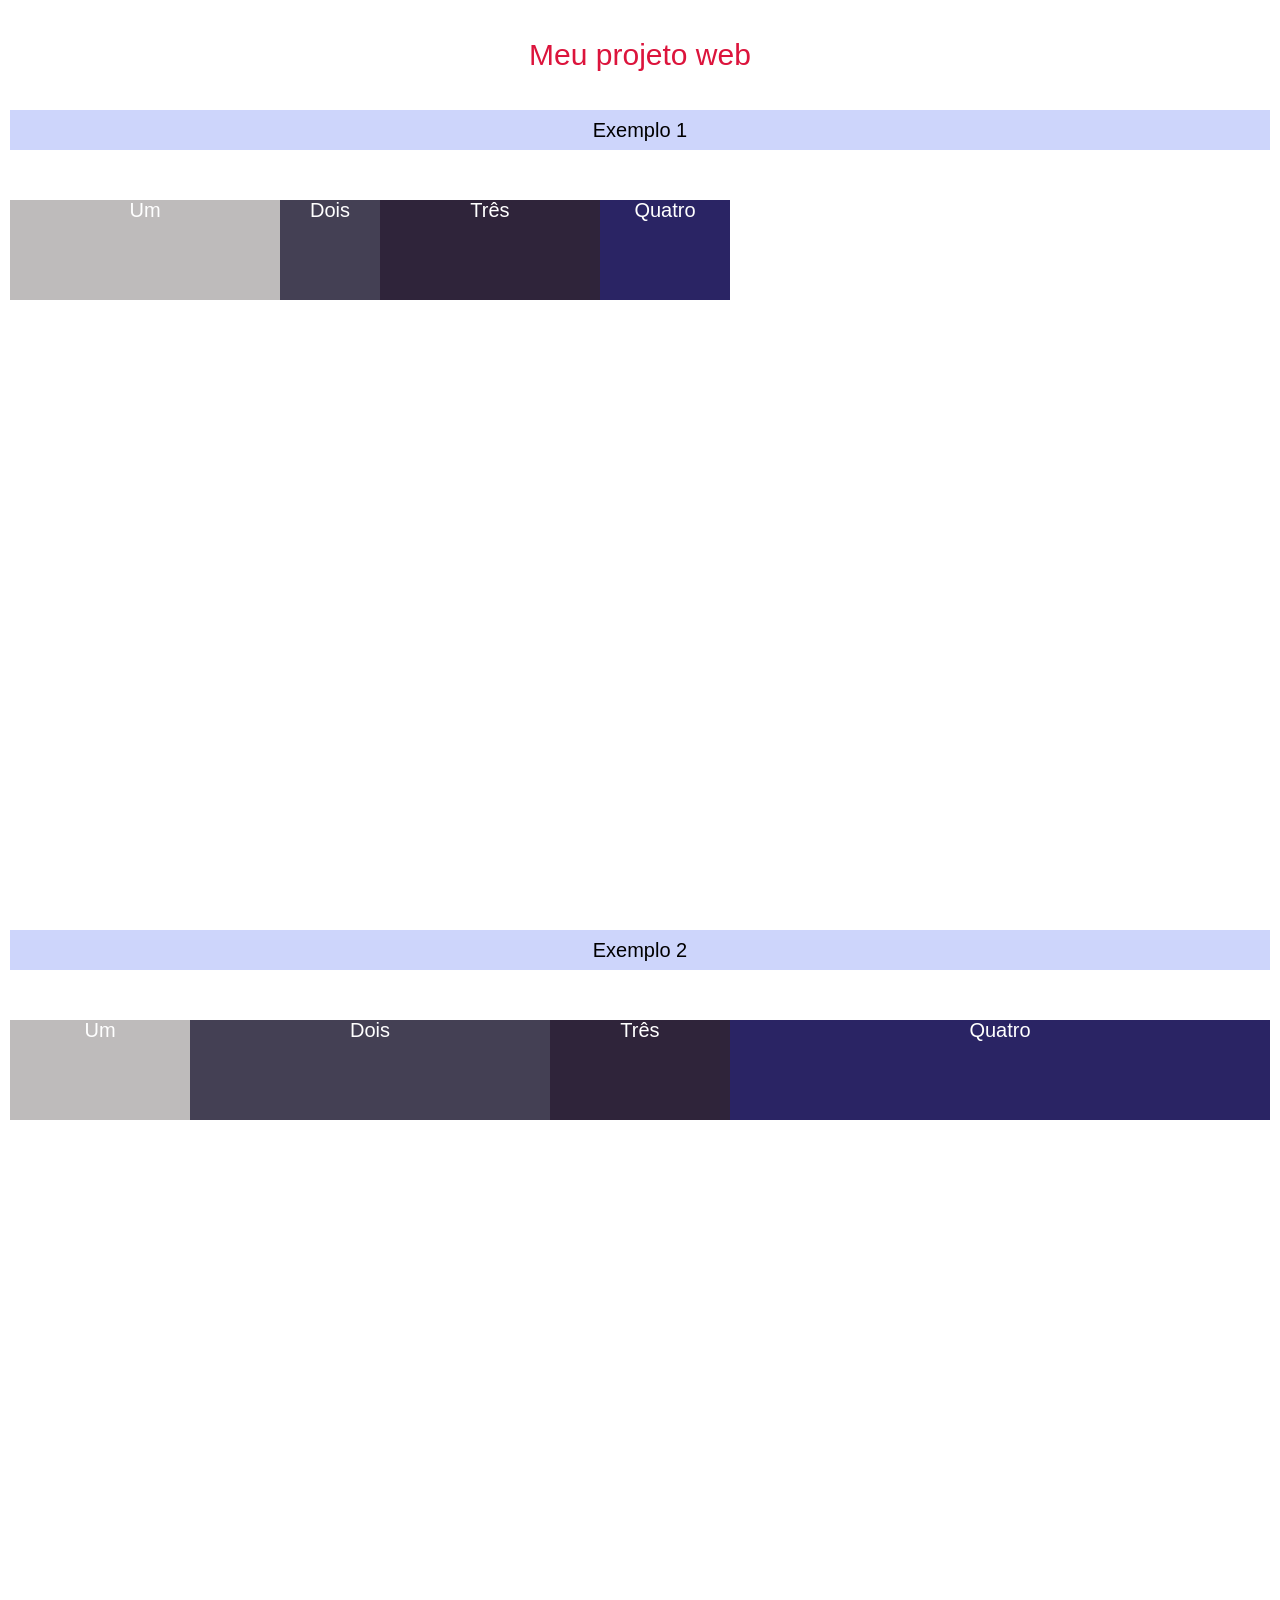
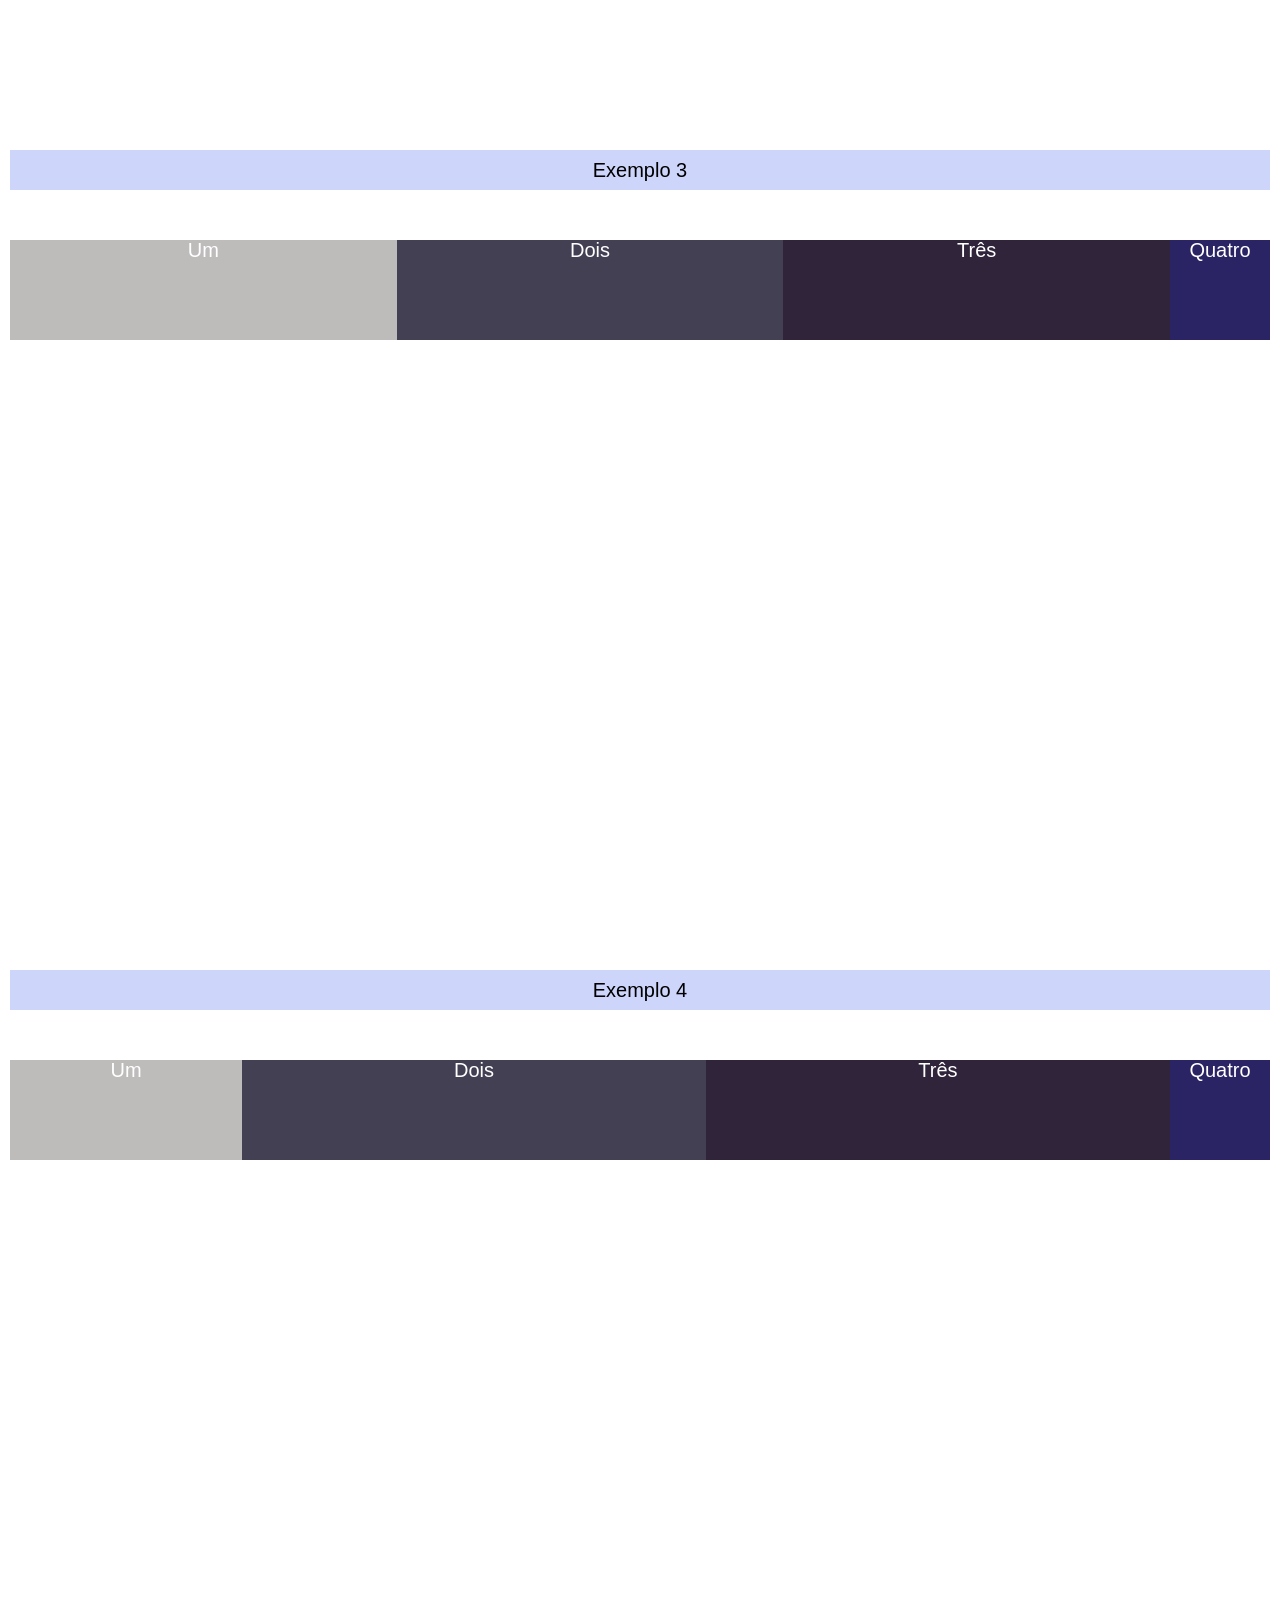
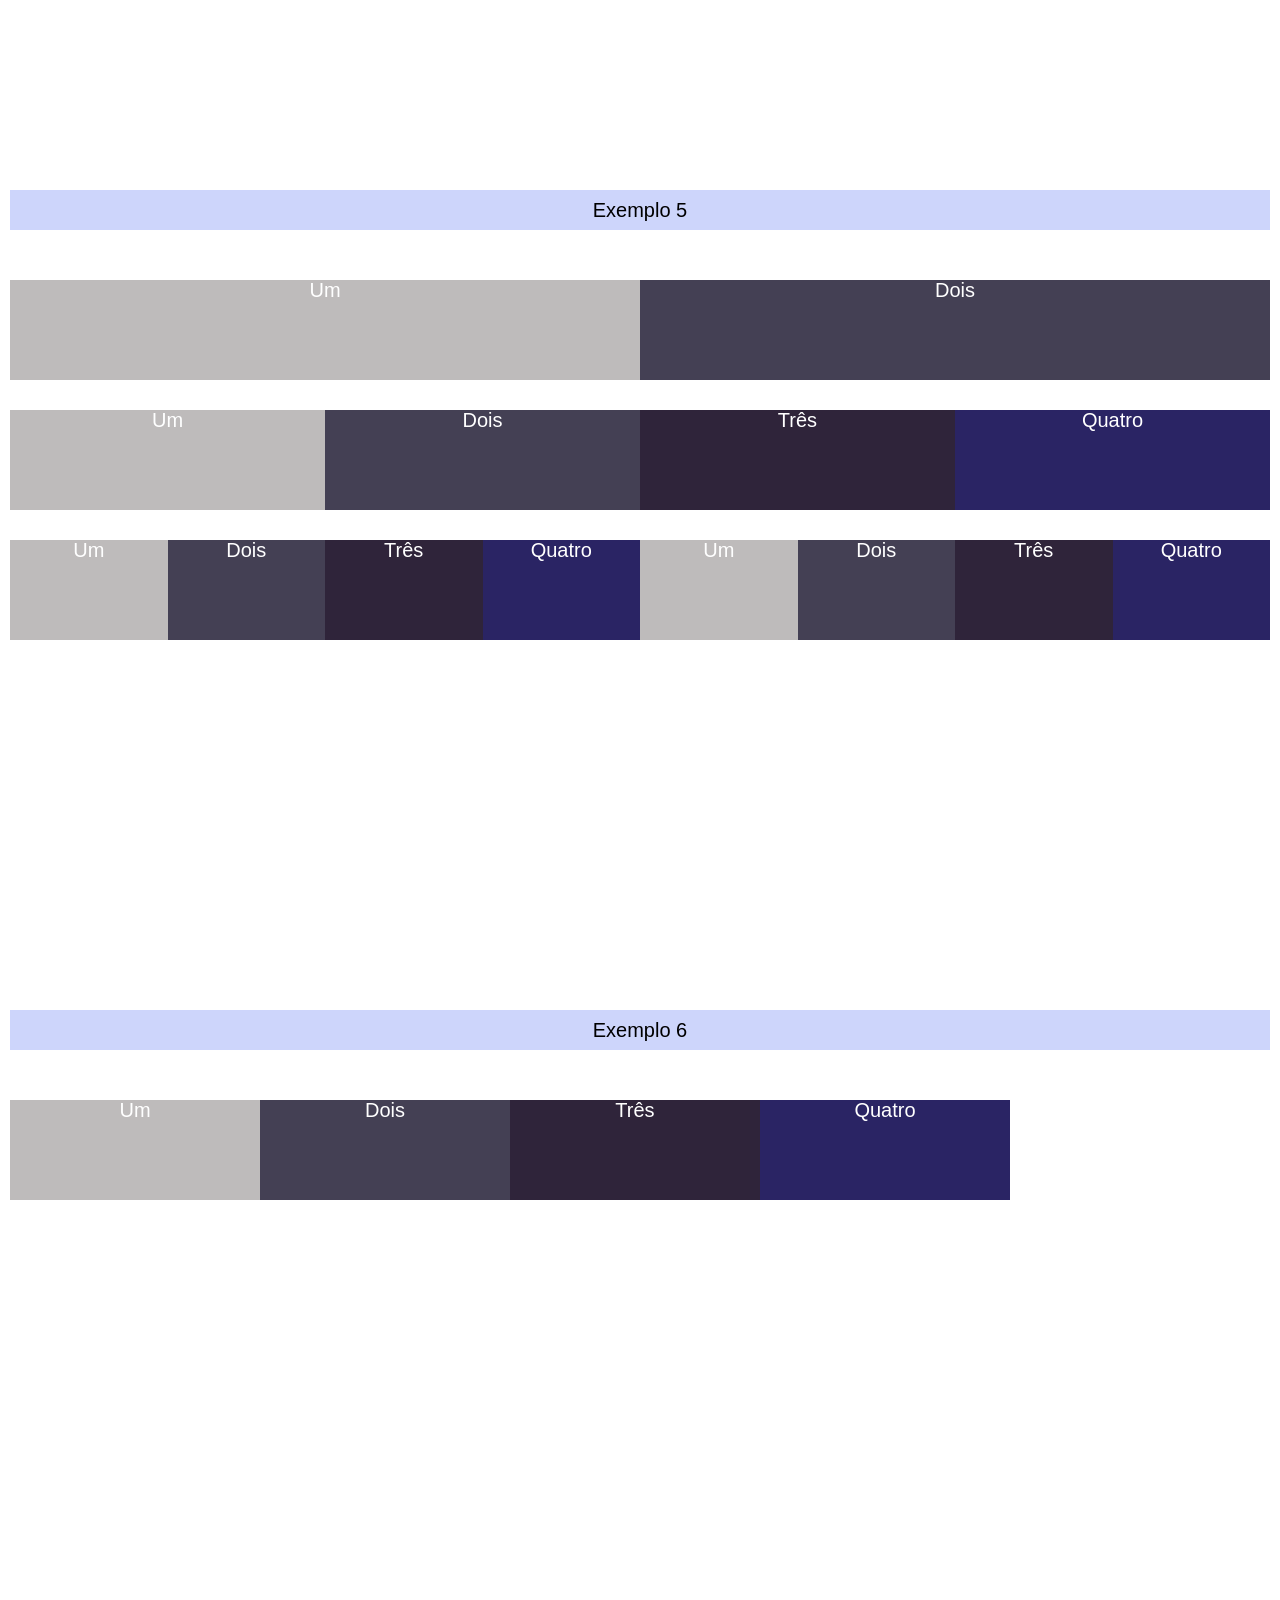
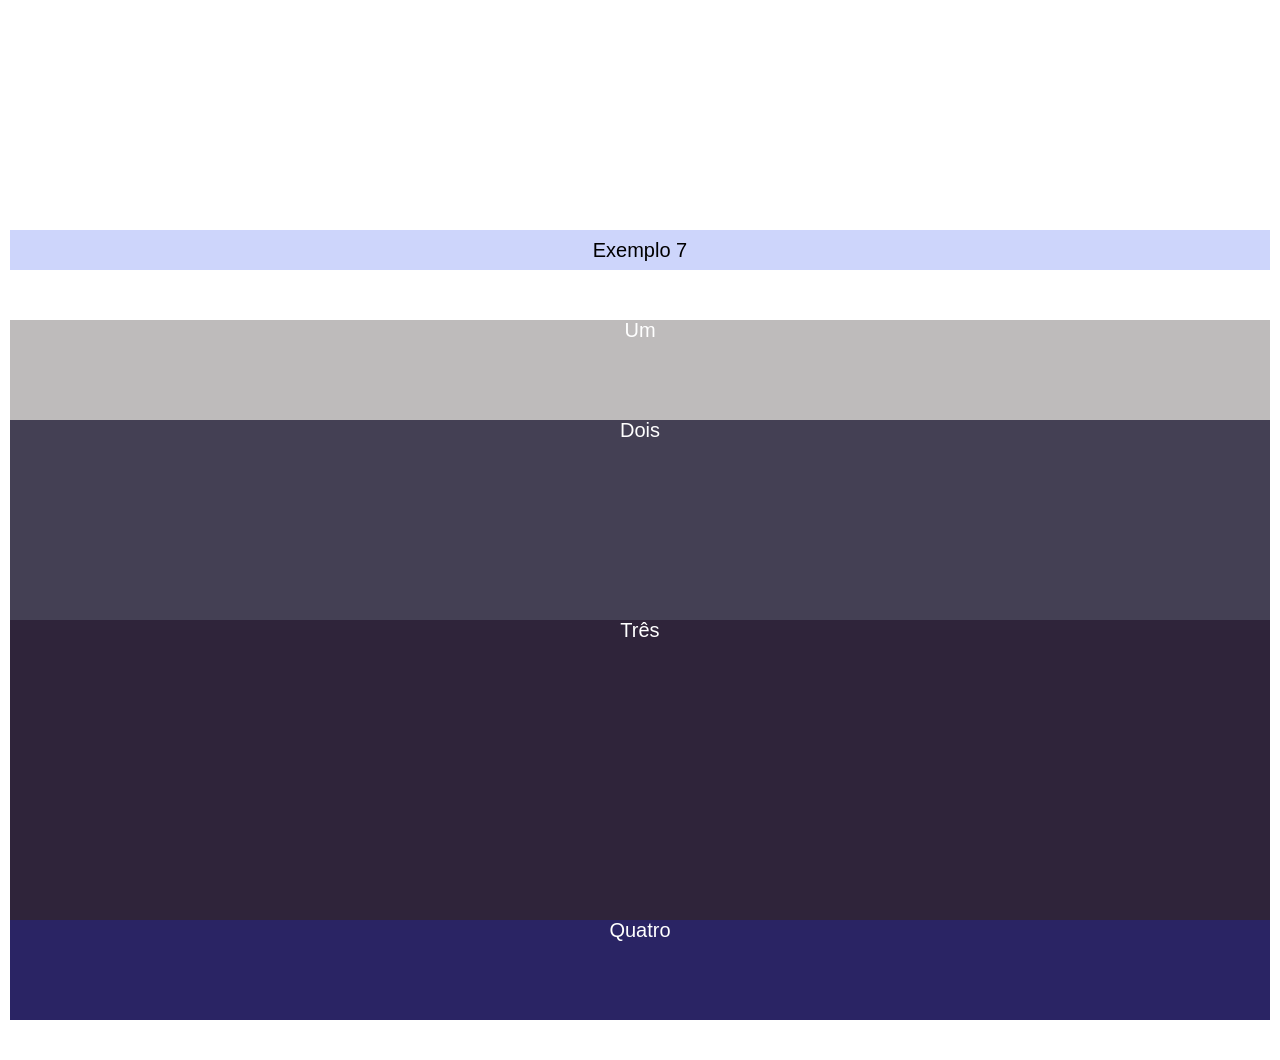
<file: 10 - grid layout/index.html>
<!DOCTYPE html>
<html lang="pt-br">

<head>
    <meta charset="UTF-8">
    <meta name="viewport" content="width=device-width, initial-scale=1.0">
    <link rel="stylesheet" href="./css/reset.css">
    <link rel="stylesheet" href="./css/style.css">
    <link rel="stylesheet" href="./css/grid.css">
    <title>Display Grid</title>
</head>

<body>

    <h1>Meu projeto web</h1>

    <div class="container">
        <h2>Exemplo 1</h2>

        <div class="grid-container ex-1">
            <div class="box box1">Um</div>
            <div class="box box2">Dois</div>
            <div class="box box3">Três</div>
            <div class="box box4">Quatro</div>
        </div>
    </div>

    <div class="container">
        <h2>Exemplo 2</h2>

        <div class="grid-container ex-2">
            <div class="box box1">Um</div>
            <div class="box box2">Dois</div>
            <div class="box box3">Três</div>
            <div class="box box4">Quatro</div>
        </div>
    </div>

    <div class="container">
        <h2>Exemplo 3</h2>

        <div class="grid-container ex-3">
            <div class="box box1">Um</div>
            <div class="box box2">Dois</div>
            <div class="box box3">Três</div>
            <div class="box box4">Quatro</div>
        </div>
    </div>

    <div class="container">
        <h2>Exemplo 4</h2>

        <div class="grid-container ex-4">
            <div class="box box1">Um</div>
            <div class="box box2">Dois</div>
            <div class="box box3">Três</div>
            <div class="box box4">Quatro</div>
        </div>
    </div>

    <div class="container">
        <h2>Exemplo 5</h2>

        <div class="grid-container ex-5">
            <div class="box box1">Um</div>
            <div class="box box2">Dois</div>
        </div>

        <div class="grid-container ex-5">
            <div class="box box1">Um</div>
            <div class="box box2">Dois</div>
            <div class="box box3">Três</div>
            <div class="box box4">Quatro</div>
        </div>

        <div class="grid-container ex-5">
            <div class="box box1">Um</div>
            <div class="box box2">Dois</div>
            <div class="box box3">Três</div>
            <div class="box box4">Quatro</div>
            <div class="box box1">Um</div>
            <div class="box box2">Dois</div>
            <div class="box box3">Três</div>
            <div class="box box4">Quatro</div>
        </div>
    </div>

    <div class="container">
        <h2>Exemplo 6</h2>

        <div class="grid-container ex-6">
            <div class="box box1">Um</div>
            <div class="box box2">Dois</div>
            <div class="box box3">Três</div>
            <div class="box box4">Quatro</div>
        </div>
    </div>

    <div class="container">
        <h2>Exemplo 7</h2>

        <div class="grid-container ex-7">
            <div class="box box1">Um</div>
            <div class="box box2">Dois</div>
            <div class="box box3">Três</div>
            <div class="box box4">Quatro</div>
        </div>
    </div>

</body>

</html>
</file>
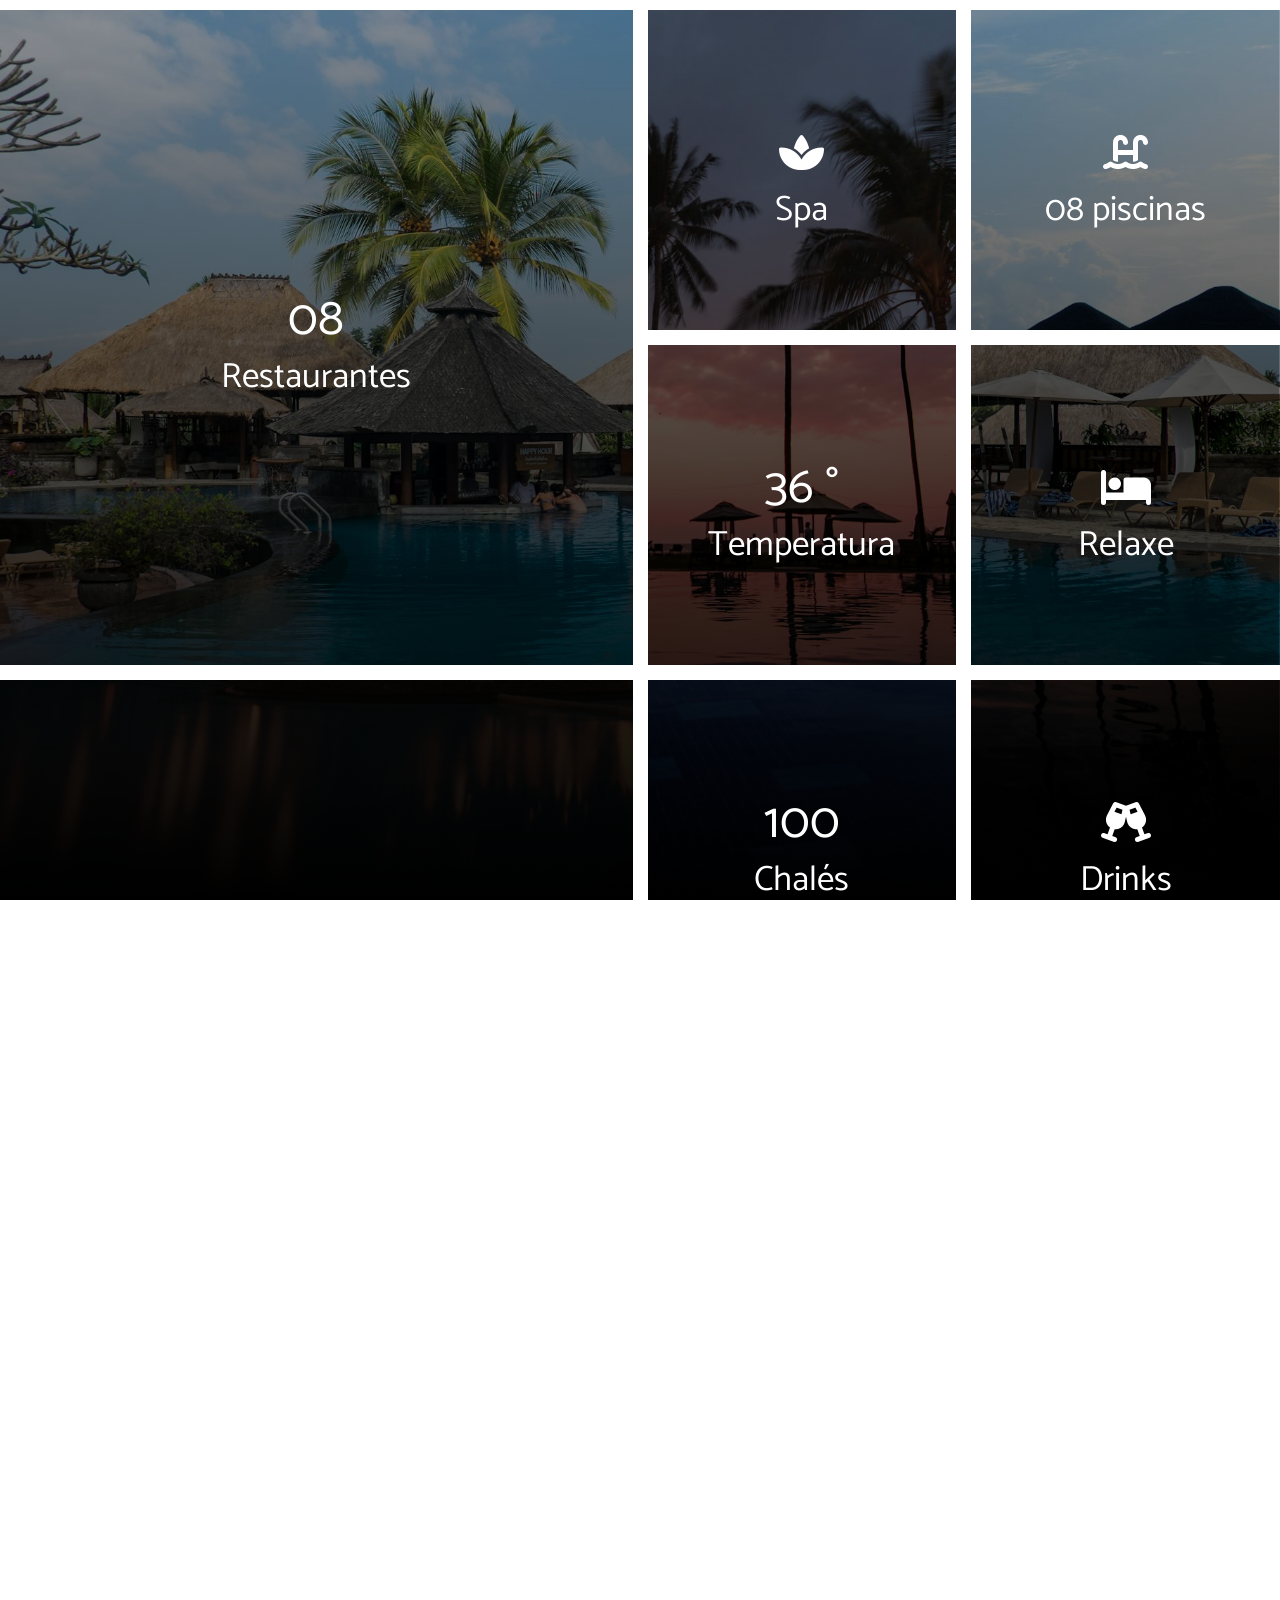
<file: 11 - grid - responsividade/index.html>
<!DOCTYPE html>
<html lang="pt-BR">

<head>
    <meta charset="UTF-8">
    <meta name="viewport" content="width=device-width, initial-scale=1.0">
    <title>Grid</title>
    
    <link rel="stylesheet" href="./css/reset.css">

    <link rel="preconnect" href="https://fonts.googleapis.com">
    <link rel="preconnect" href="https://fonts.gstatic.com" crossorigin>
    <link href="https://fonts.googleapis.com/css2?family=Catamaran:wght@500&display=swap" rel="stylesheet">

    <link rel="stylesheet" href="https://cdnjs.cloudflare.com/ajax/libs/font-awesome/6.6.0/css/all.min.css"
        integrity="sha512-Kc323vGBEqzTmouAECnVceyQqyqdsSiqLQISBL29aUW4U/M7pSPA/gEUZQqv1cwx4OnYxTxve5UMg5GT6L4JJg=="
        crossorigin="anonymous" referrerpolicy="no-referrer" />

    <link rel="stylesheet" href="./css/style.css">
</head>

<body>
    <section class="gallery">
        <div class="box bg1 span-2">
            <h2>
                <span>08</span>
                Restaurantes
            </h2>
        </div>
        <div class="box bg2">
            <h2>
                <span><i class="fa-solid fa-spa"></i></span>
                Spa
            </h2>
        </div>
        <div class="box bg3">
            <h2>
                <span><i class="fa-solid fa-water-ladder"></i></span>
                08 piscinas
            </h2>
        </div>
        <div class="box bg4">
            <h2>
                <span>36 &deg;</span>
                Temperatura
            </h2>
        </div>
        <div class="box bg1">
            <h2>
                <span><i class="fas fa-bed"></i></span>
                Relaxe
            </h2>
        </div>
        <div class="box bg2 span-2">
            <h2>
                <span>10</span>
                Bares Temáticos
            </h2>
        </div>
        <div class="box bg3">
            <h2>
                <span>100</span>
                Chalés
            </h2>
        </div>
        <div class="box bg4">
            <h2>
                <span><i class="fa-solid fa-champagne-glasses"></i></span>
                Drinks
            </h2>
        </div>
        <div class="box bg1 span-2">
            <h2>
                <span>130</span>
                Apartamentos
            </h2>
        </div>
        <div class="box bg2 span-2">
            <h2>
                <span><i class="fa-solid fa-lock"></i></span>
                Privacidade
            </h2>
        </div>
        <div class="box bg3">
            <h2>
                <span><i class="fas fa-dumbbell"></i></span>
                Academia
            </h2>
        </div>
        <div class="box bg4">
            <h2>
                <span>100%</span>
                Sofisticação
            </h2>
        </div>
    </section>
</body>

</html>
</file>
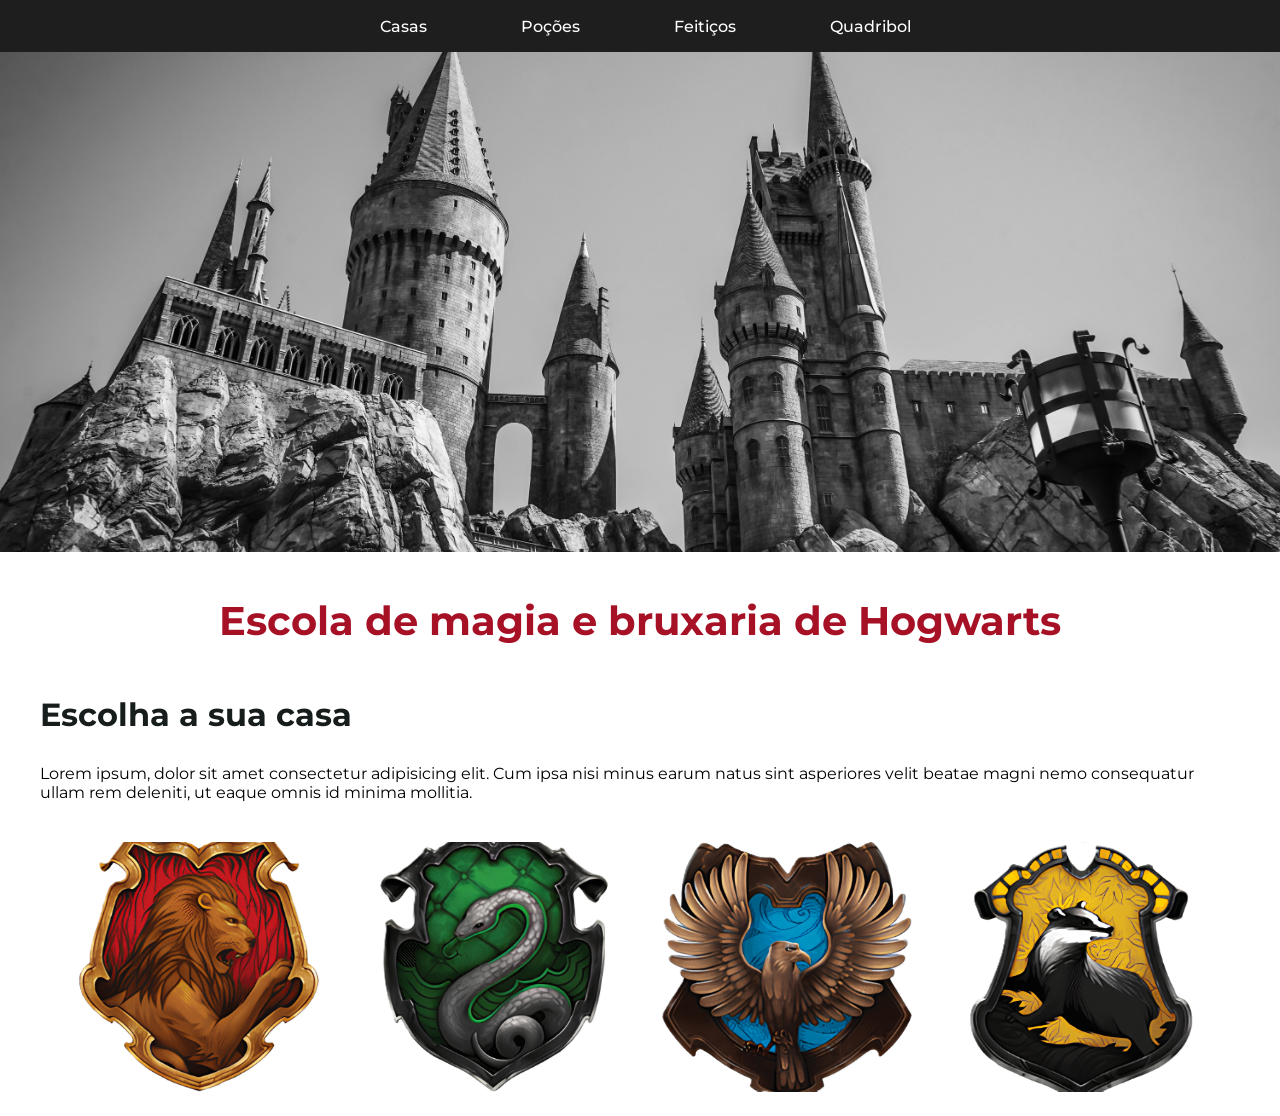
<file: 2 - divs/index.html>
<!DOCTYPE html>
<html lang="pt-br">
<head>
    <meta charset="UTF-8">
    <meta name="viewport" content="width=device-width, initial-scale=1.0">
    <link rel="stylesheet" href="./style.css">
    <link href='https://cdn.boxicons.com/fonts/basic/boxicons.min.css' rel='stylesheet'>
    <title>Divs e Box Model</title>
</head>
<body>

    <header>
        <!-- <ul>
            <li></li>
            Tag com display block - fica um abaixo do outro
        </ul> -->
 
        <a href="casas.html">
            <i class="bx bx-castle"></i>
            Casas
        </a>
        <a href="pocoes.html">
            <i class="bx bx-flask-round"></i>
            Poções
        </a>
        <a href="feiticos.html">
            <i class="bx bx-magic-wand"></i>
            Feitiços
        </a>
        <a href="quadribol.html">
            <i class="bx bx-cricket-ball"></i>
            Quadribol
        </a>
    </header>

    <img src="./images/banner.jpg" alt="Castelo de Hogwarts">

    <h1>Escola de magia e bruxaria de Hogwarts</h1>
    
    <h2>Escolha a sua casa</h2>

    <p>Lorem ipsum, dolor sit amet consectetur adipisicing elit. Cum ipsa nisi minus earum natus sint asperiores velit beatae magni nemo consequatur ullam rem deleniti, ut eaque omnis id minima mollitia.</p>
    
    <div>
        <img src="./images/grifinoria.png" alt="Brasão da Grifinória de Hogwarts">
        <img src="./images/sonserina.png" alt="Brasão da Sonserina de Hogwarts">
        <img src="./images/corvinal.png" alt="Brasão da Corvinal de Hogwarts">
        <img src="./images/lufalufa.png" alt="Brasão da Lufa-lufa de Hogwarts">
    </div>
    
</body>
</html>
</file>
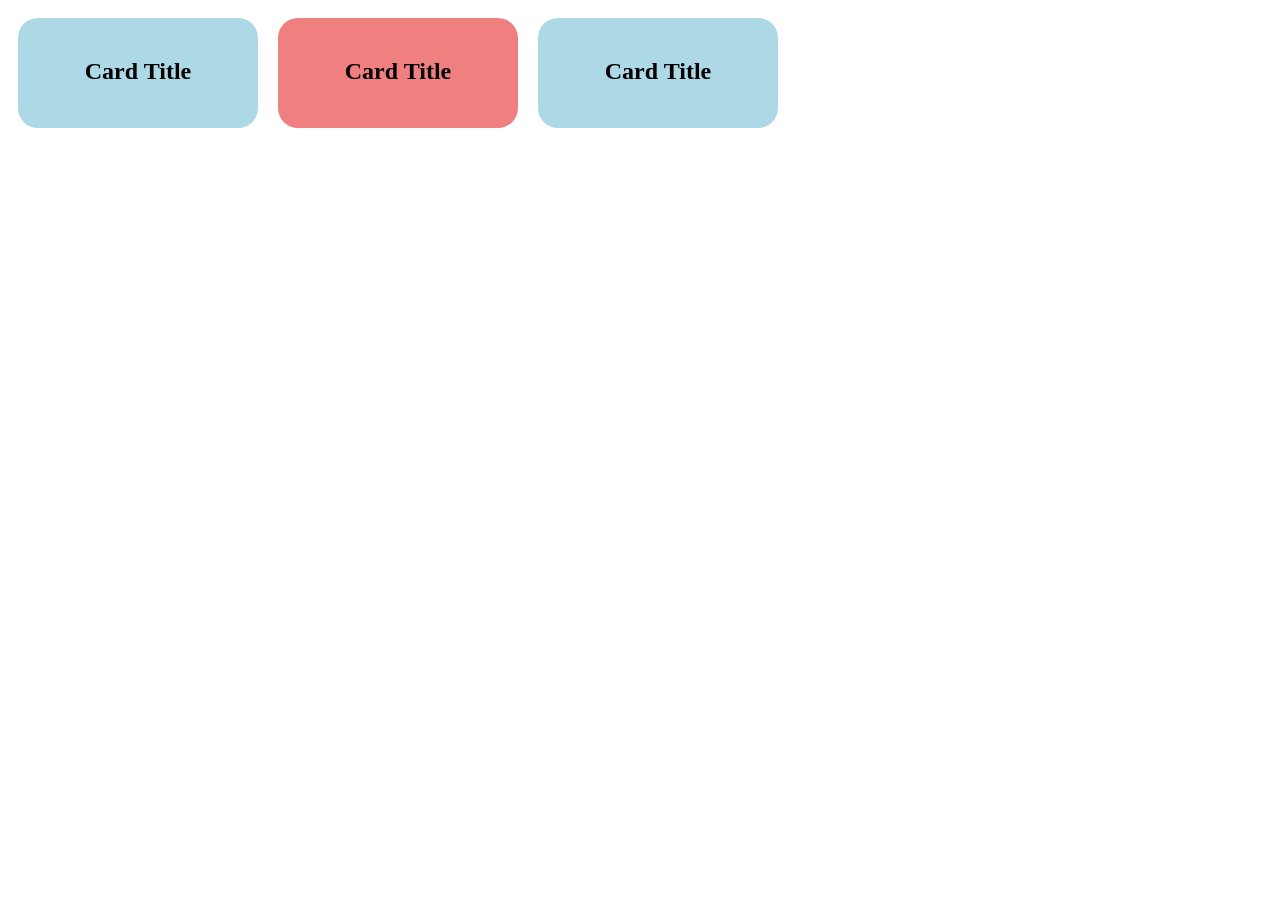
<file: 3 - id e class/index.html>
<!DOCTYPE html>
<html lang="en">
<head>
    <meta charset="UTF-8">
    <meta name="viewport" content="width=device-width, initial-scale=1.0">
    <link rel="stylesheet" href="style.css">
    <title>Document</title>
</head>
<body>
    
    <div id="lista">
        <div class="card">
            <h2>Card Title</h2>
        </div>
        <div class="card" id="destaque">
            <h2>Card Title</h2>
        </div>
        <div class="card">
            <h2>Card Title</h2>
        </div>
    </div>

</body>
</html>
</file>
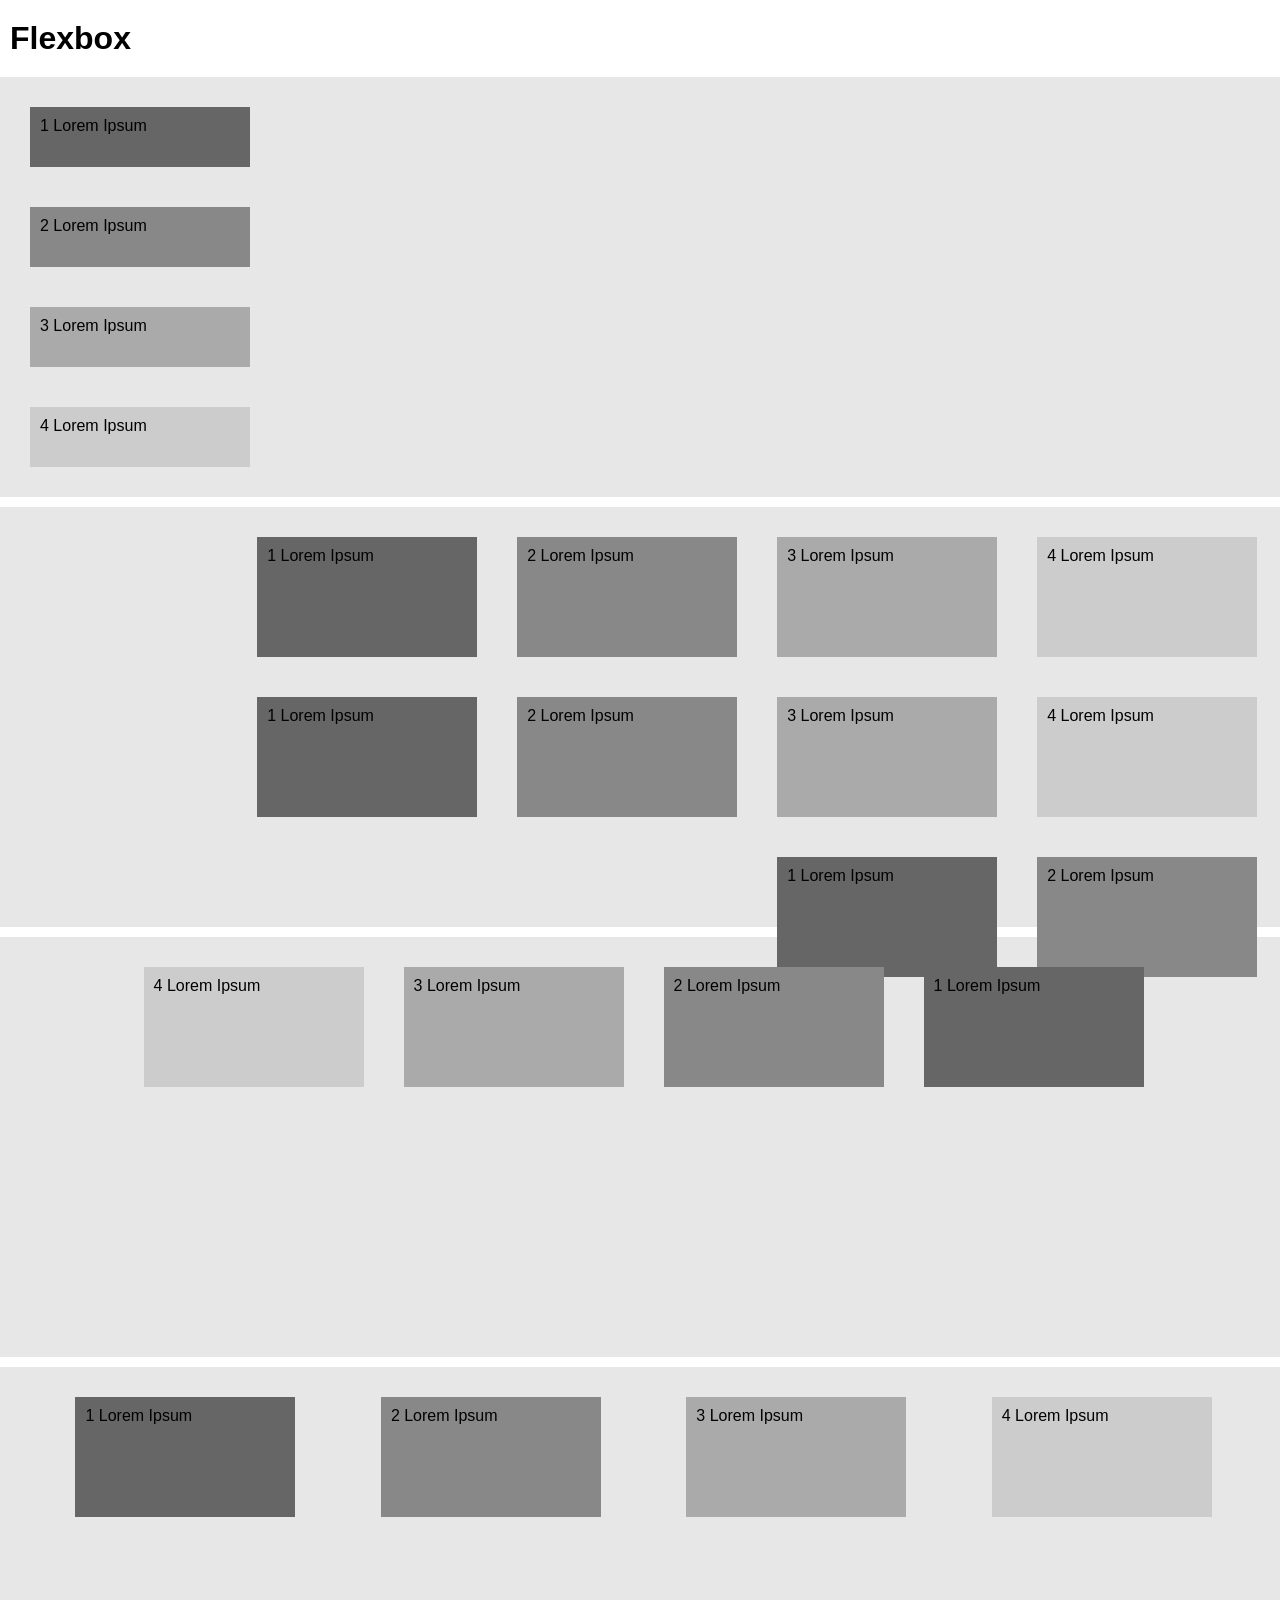
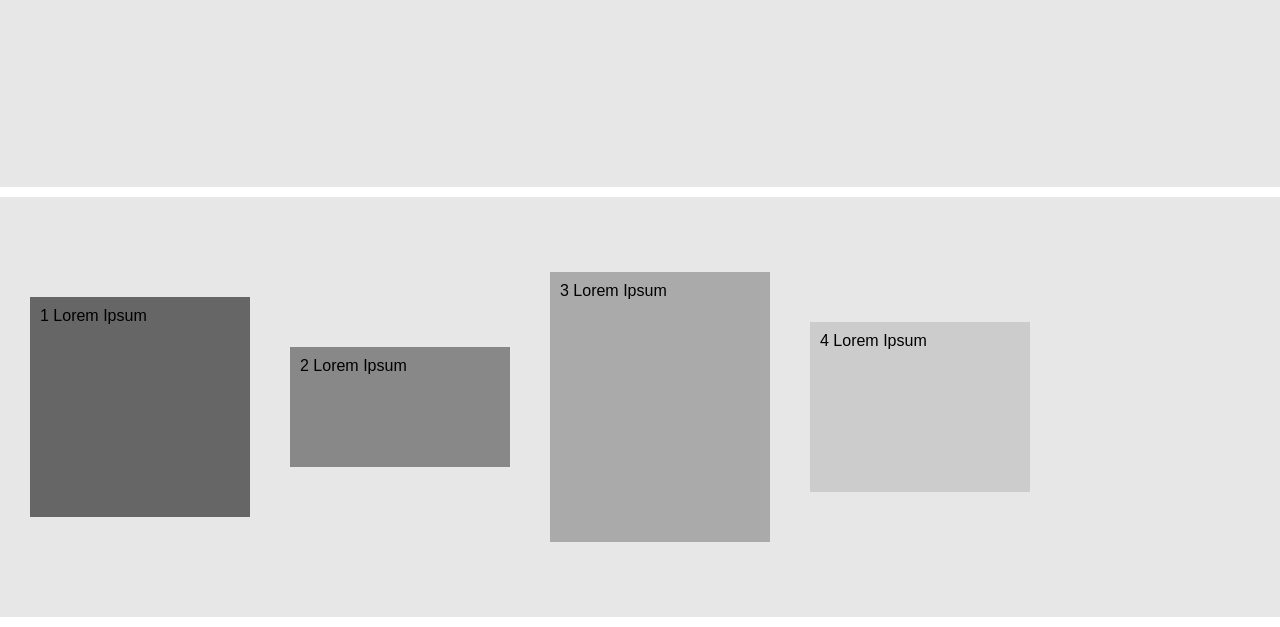
<file: 4 - flexbox/index.html>
<!DOCTYPE html>
<html lang="pt-br">
<head>
    <meta charset="UTF-8">
    <meta name="viewport" content="width=device-width, initial-scale=1.0">
    <link rel="stylesheet" href="./css/style.css">
    <link rel="stylesheet" href="./css/flex.css">
    <title>Flexbox</title>
</head>
<body>
    
    <h1>Flexbox</h1>

    <div id="modelo-1" class="container">
        <div class="box box-1">1 Lorem Ipsum</div>
        <div class="box box-2">2 Lorem Ipsum</div>
        <div class="box box-3">3 Lorem Ipsum</div>
        <div class="box box-4">4 Lorem Ipsum</div>
    </div>

    <div id="modelo-2" class="container">
        <div class="box box-1">1 Lorem Ipsum</div>
        <div class="box box-2">2 Lorem Ipsum</div>
        <div class="box box-3">3 Lorem Ipsum</div>
        <div class="box box-4">4 Lorem Ipsum</div>
        <div class="box box-1">1 Lorem Ipsum</div>
        <div class="box box-2">2 Lorem Ipsum</div>
        <div class="box box-3">3 Lorem Ipsum</div>
        <div class="box box-4">4 Lorem Ipsum</div>
        <div class="box box-1">1 Lorem Ipsum</div>
        <div class="box box-2">2 Lorem Ipsum</div>
    </div>

    <div id="modelo-3" class="container">
        <div class="box box-1">1 Lorem Ipsum</div>
        <div class="box box-2">2 Lorem Ipsum</div>
        <div class="box box-3">3 Lorem Ipsum</div>
        <div class="box box-4">4 Lorem Ipsum</div>
    </div>

    <div id="modelo-4" class="container">
        <div class="box box-1">1 Lorem Ipsum</div>
        <div class="box box-2">2 Lorem Ipsum</div>
        <div class="box box-3">3 Lorem Ipsum</div>
        <div class="box box-4">4 Lorem Ipsum</div>
    </div>

    <div id="modelo-5" class="container">
        <div style="height: 200px" class="box box-1">1 Lorem Ipsum</div>
        <div style="height: 100px" class="box box-2">2 Lorem Ipsum</div>
        <div style="height: 250px" class="box box-3">3 Lorem Ipsum</div>
        <div style="height: 150px" class="box box-4">4 Lorem Ipsum</div>
    </div>
</body>
</html>
</file>
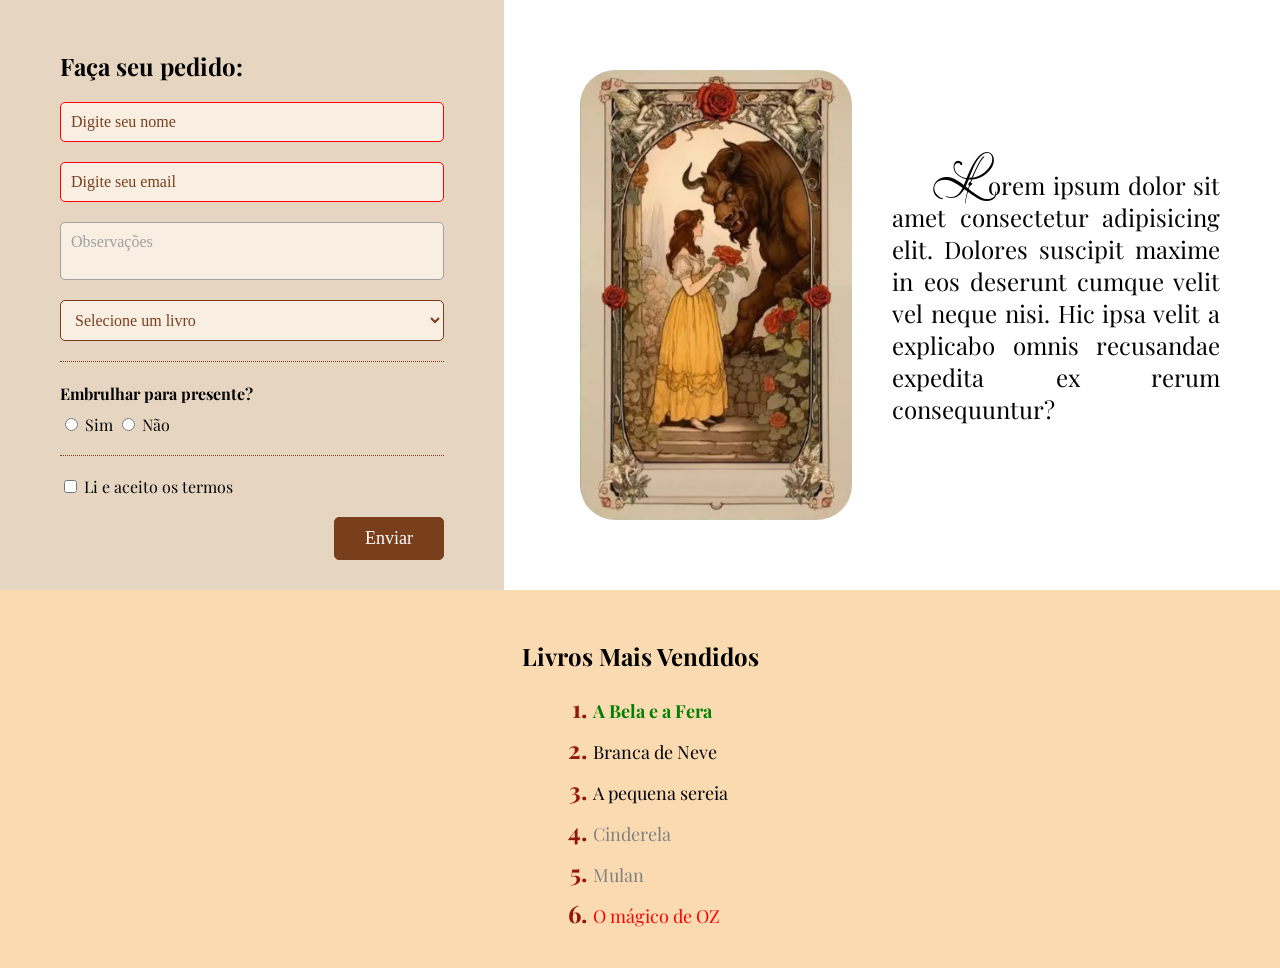
<file: 6 - pseudo classes e pseudo elementos/index.html>
<!DOCTYPE html>
<html lang="en">
<head>
    <meta charset="UTF-8">
    <meta name="viewport" content="width=device-width, initial-scale=1.0">
    <link rel="stylesheet" href="./assets/css/style.css">
    <link rel="stylesheet" href="./assets/css/pseudo.css">
    <title>Pseudo</title>
</head>
<body>
    
    <section class="livro">
        <div class="pedido">
            <h2>Faça seu pedido:</h2>

            <form action="">
                <input required type="text" placeholder="Digite seu nome">
                <input required type="email" placeholder="Digite seu email">
                <textarea disabled name="observacoes" id="observacoes" placeholder="Observações"></textarea>

                <select name="livros" id="livros">
                    <option value="" disabled selected>Selecione um livro</option>
                    <option value="bela-fera">A Bela e a Fera</option>
                    <option value="branca-neve">Branca de Neve</option>
                    <option value="pequena-sereia">A pequena sereia</option>
                    <option value="cinderela">Cinderela</option>
                    <option value="mulan">Mulan</option>
                    <option value="magico-oz">O mágico de Oz</option>
                </select>

                <div class="presente">
                    <h4>Embrulhar para presente?</h4>

                    <input required type="radio" id="sim" name="presente" value="sim">
                    <label for="sim">Sim</label>

                    <input required type="radio" id="nao" name="presente" value="nao">
                    <label for="nao">Não</label>
                </div>

                <div class="termos">
                    <input required type="checkbox" id="aceito" name="termos" value="aceito">
                    <label for="aceito">Li e aceito os termos</label>
                </div>
                
                <input type="submit" value="Enviar">
            </form>
        </div>
        
        <div class="modelo">
            <img src="./assets/images/carta-bela.jpg" alt="Carta da Bela e a Fera">
            <p>Lorem ipsum dolor sit amet consectetur adipisicing elit. Dolores suscipit maxime in eos deserunt cumque velit vel neque nisi. Hic ipsa velit a explicabo omnis recusandae expedita ex rerum consequuntur?</p>
        </div>
    </section>
    
    <section class="ranking">
        <h2>Livros Mais Vendidos</h2>

        <ol>
            <li class="top3">A Bela e a Fera</li>
            <li class="top3">Branca de Neve</li>
            <li class="top3">A pequena sereia</li>
            <li>Cinderela</li>
            <li>Mulan</li>
            <li>O mágico de OZ</li>
        </ol>
    </section>

</body>
</html>
</file>
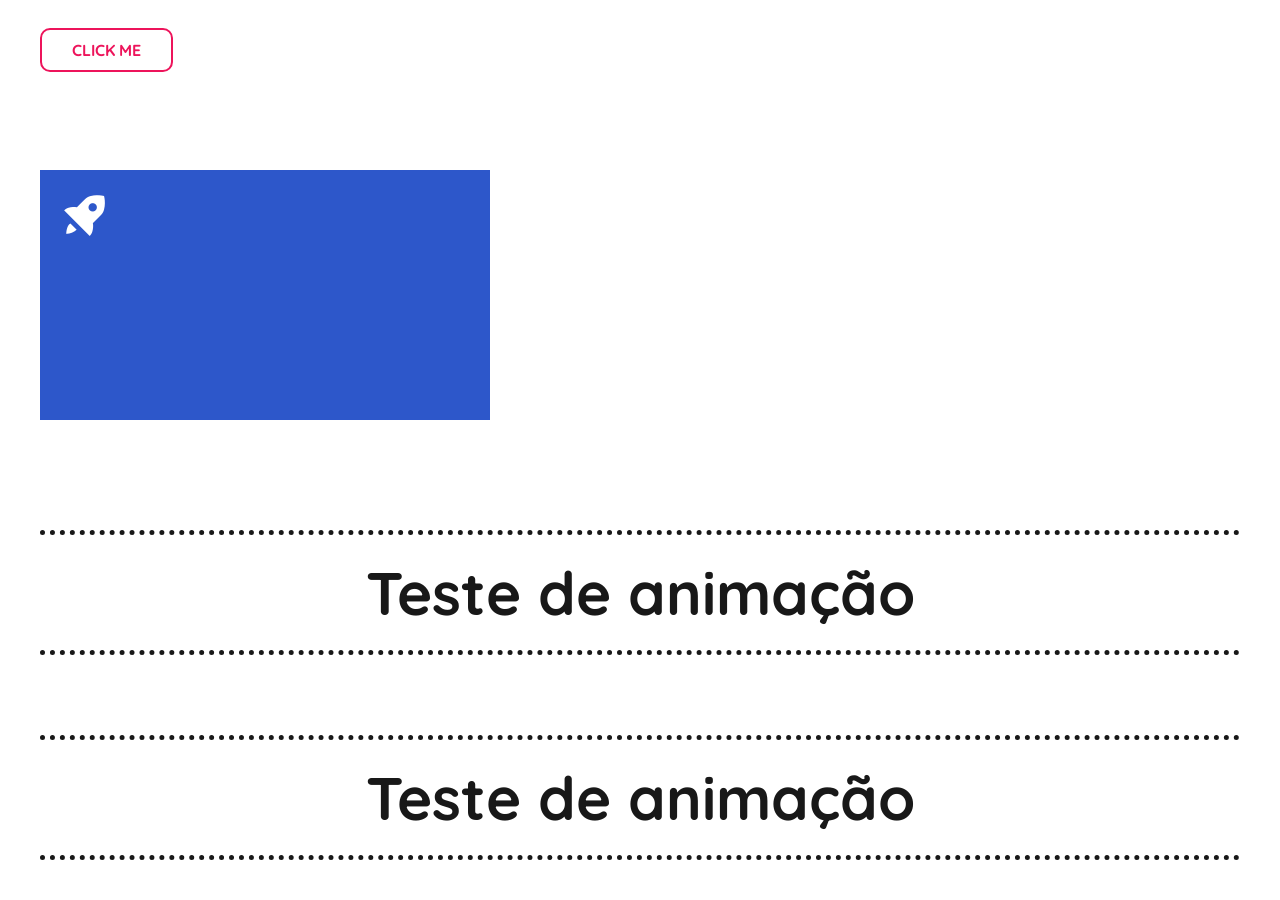
<file: 7 - transições e animações/index.html>
<!DOCTYPE html>
<html lang="pt-br">
<head>
    <meta charset="UTF-8">
    <meta name="viewport" content="width=device-width, initial-scale=1.0">
    <link rel="stylesheet" href="style.css">
    <link rel="preconnect" href="https://fonts.googleapis.com">
    <link rel="preconnect" href="https://fonts.gstatic.com" crossorigin>
    <link href="https://fonts.googleapis.com/css2?family=Quicksand:wght@500&display=swap" rel="stylesheet">
    <link href='https://unpkg.com/boxicons@2.1.4/css/boxicons.min.css' rel='stylesheet'>
    <link href="https://unpkg.com/aos@2.3.1/dist/aos.css" rel="stylesheet">
    <title>Animações</title>
</head>
<body>
    
    <div class="container">
        <a href="#" class="btn">Click me</a>
    </div>

    <div class="container">
        <div class="box">
            <i class='bx bxs-rocket'></i>
        </div>
    </div>
    
    <!-- Animate On Scroll -->
    <!-- https://michalsnik.github.io/aos/ -->
    <div class="container">
        <div class="text" data-aos="fade-up">
            Teste de animação
        </div>
    </div>
    
    <div class="container">
        <div class="text" data-aos="zoom-in">
            Teste de animação
        </div>
    </div>
    
    <script src="https://unpkg.com/aos@2.3.1/dist/aos.js"></script>
    <script>
        AOS.init();
    </script>
</body>
</html>
</file>
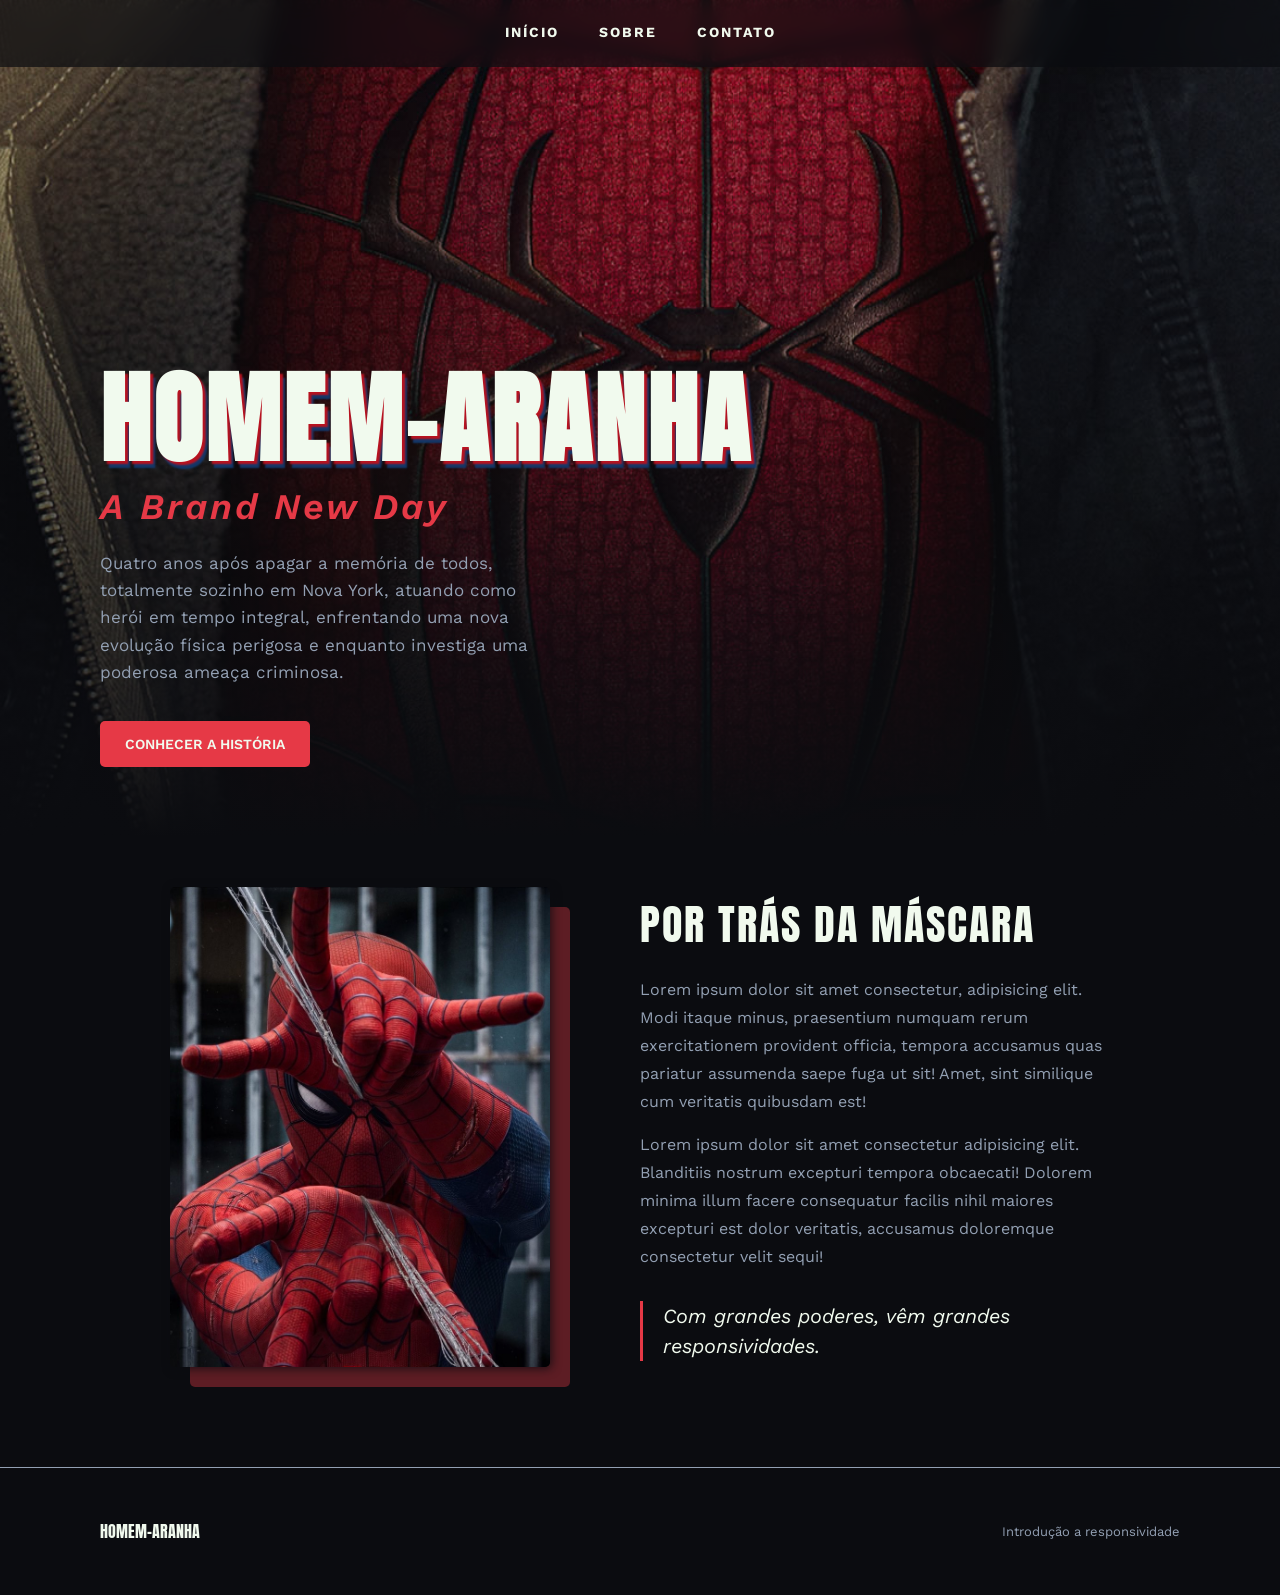
<file: 9 - intro media/index.html>
<!DOCTYPE html>
<html lang="pt-BR">
<head>
    <meta charset="UTF-8">
    <meta name="viewport" content="width=device-width, initial-scale=1.0">
    <title>Homem-Aranha - A Brand New Day</title>
    <link rel="stylesheet" href="style.css">
</head>
<body>
    <main id="inicio">
        <nav class="menu">
            <a href="#inicio">Início</a>
            <a href="#sobre">Sobre</a>
            <a href="#contato">Contato</a>
        </nav>

        <section id="banner">
            <div class="banner-content">
                <h1>
                    Homem-aranha
                    <span>A brand new day</span>
                </h1>
                <p class="banner-desc">
                    Quatro anos após apagar a memória de todos, totalmente sozinho em Nova York, atuando como herói em tempo integral, enfrentando uma nova evolução física perigosa e enquanto investiga uma poderosa ameaça criminosa.
                </p>
                <a href="#sobre" class="btn">
                    Conhecer a história
                </a>
            </div>
        </section>
        
        <section class="conteudo" id="sobre">
            <div class="img" role="img" aria-label="O herói"></div>

            <div class="text">
                <h2>Por trás da máscara</h2>
                <p>
                    Lorem ipsum dolor sit amet consectetur, adipisicing elit. Modi itaque minus, praesentium numquam rerum exercitationem provident officia, tempora accusamus quas pariatur assumenda saepe fuga ut sit! Amet, sint similique cum veritatis quibusdam est!
                </p>
                <p>
                    Lorem ipsum dolor sit amet consectetur adipisicing elit. Blanditiis nostrum excepturi tempora obcaecati! Dolorem minima illum facere consequatur facilis nihil maiores excepturi est dolor veritatis, accusamus doloremque consectetur velit sequi!
                </p>
                <blockquote>
                    Com grandes poderes, vêm grandes responsividades.
                </blockquote>
            </div>
        </section>

        <footer id="contato">
            <h4 class="marca">Homem-aranha</h4>
            <span>Introdução a responsividade</span>
        </footer>
    </main>
</body>
</html>
</file>
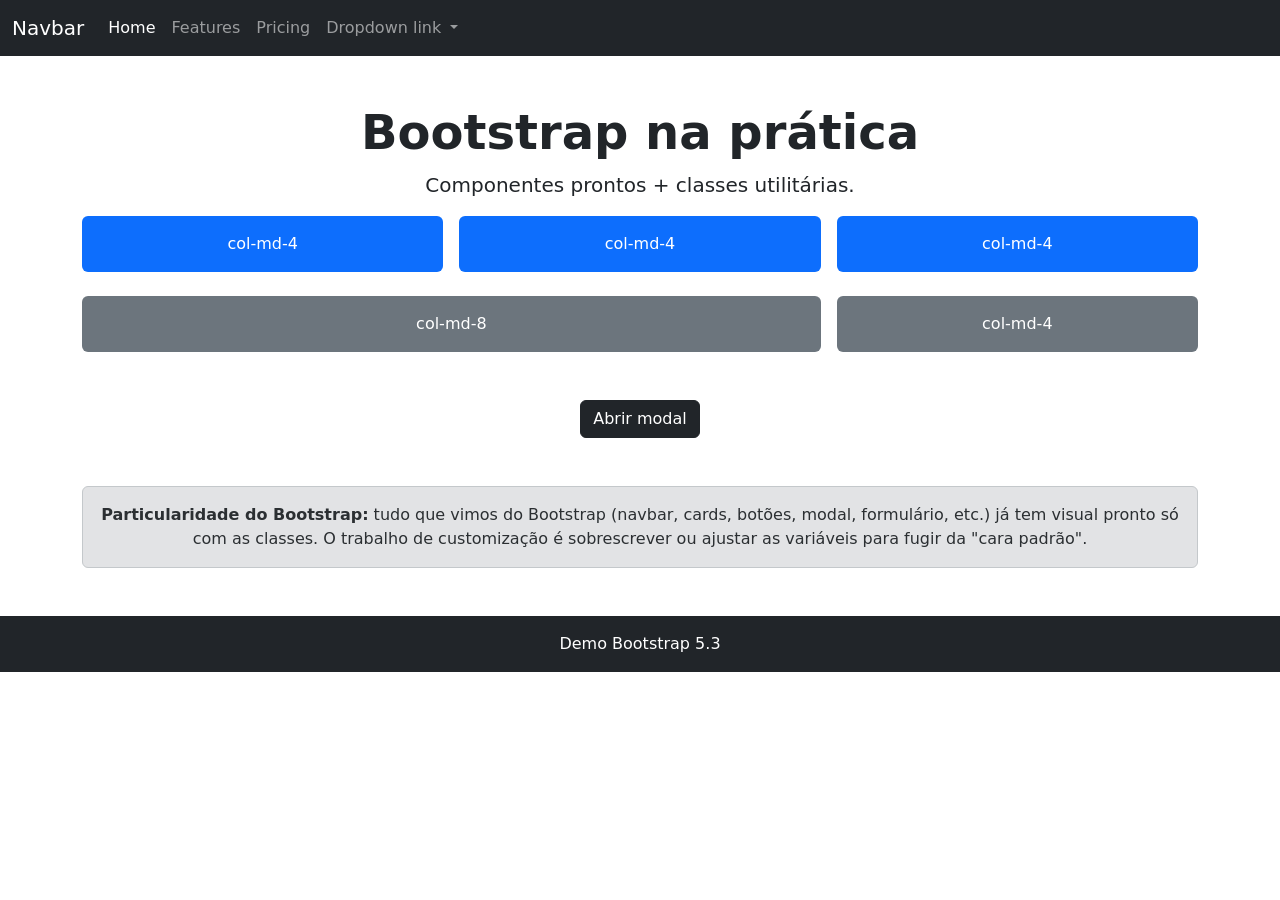
<file: 12 - frameworks/bootstrap/index.html>
<!DOCTYPE html>
<html lang="pt-BR">
<head>
  <meta charset="UTF-8">
  <meta name="viewport" content="width=device-width, initial-scale=1.0">
  <title>Demo Bootstrap</title>
  
  <!-- Bootstrap: basta importar UM arquivo CSS e já temos classes,
  componentes e um grid system prontos, com visual definido. -->
  <link
  href="https://cdn.jsdelivr.net/npm/bootstrap@5.3.3/dist/css/bootstrap.min.css"
  rel="stylesheet"
  >
</head>
<body>
  
  <nav class="navbar navbar-expand-lg bg-dark navbar-dark">
    <div class="container-fluid">
      <a class="navbar-brand" href="#">Navbar</a>
      <button class="navbar-toggler" type="button" data-bs-toggle="collapse" data-bs-target="#navbarNavDropdown" aria-controls="navbarNavDropdown" aria-expanded="false" aria-label="Toggle navigation">
        <span class="navbar-toggler-icon"></span>
      </button>
      <div class="collapse navbar-collapse" id="navbarNavDropdown">
        <ul class="navbar-nav">
          <li class="nav-item">
            <a class="nav-link active" aria-current="page" href="#">Home</a>
          </li>
          <li class="nav-item">
            <a class="nav-link" href="#">Features</a>
          </li>
          <li class="nav-item">
            <a class="nav-link" href="#">Pricing</a>
          </li>
          <li class="nav-item dropdown">
            <a class="nav-link dropdown-toggle" href="#" role="button" data-bs-toggle="dropdown" aria-expanded="false">
              Dropdown link
            </a>
            <ul class="dropdown-menu">
              <li><a class="dropdown-item" href="#">Action</a></li>
              <li><a class="dropdown-item" href="#">Another action</a></li>
              <li><a class="dropdown-item" href="#">Something else here</a></li>
            </ul>
          </li>
        </ul>
      </div>
    </div>
  </nav>
  
  <div class="container my-5 text-center">
    
    <!-- display-5 -> estilização dos títulos + tamanho (5) -->
    <h1 class="display-5 fw-bold">Bootstrap na prática</h1>
    <!-- lead -> estilização dos textos -->
    <p class="lead">
      Componentes prontos + classes utilitárias.
    </p>
    
    <!-- ----------------------------
    O Bootstrap divide a largura em 12 colunas.
    .col-md-4 = ocupa 4/12 (um terço) a partir do tamanho "md" (tablet/desktop).
    Se não definir em outras medidas, apenas md, quando estiver em telas pequenas, irá ocupar a linha inteira (empilhando automaticamente).
    ---------------------------- -->
    <section class="mb-5">
      <!-- row -> como a propriedade flex, deixa os itens lado a lado, em linha -->
      <!-- g-3 -> gap (espaçamento entre os itens) -->
      <div class="row g-3">
        <div class="col-md-4">
          <div class="p-3 bg-primary text-white rounded text-center">col-md-4</div>
        </div>
        <div class="col-md-4">
          <div class="p-3 bg-primary text-white rounded text-center">col-md-4</div>
        </div>
        <div class="col-md-4">
          <div class="p-3 bg-primary text-white rounded text-center">col-md-4</div>
        </div>
      </div>
      
      <div class="row g-3 mt-2">
        <div class="col-md-8">
          <div class="p-3 bg-secondary text-white rounded text-center">col-md-8</div>
        </div>
        <div class="col-md-4">
          <div class="p-3 bg-secondary text-white rounded text-center">col-md-4</div>
        </div>
      </div>
    </section>
    
    
    <section id="componentes" class="mb-5">
      <div class="mt-4">
        <button class="btn btn-dark" data-bs-toggle="modal" data-bs-target="#exemploModal">
          Abrir modal
        </button>
      </div>
      
      <div class="modal fade" id="exemploModal" tabindex="-1">
        <div class="modal-dialog">
          <div class="modal-content">
            <div class="modal-header">
              <h5 class="modal-title">Modal pronto</h5>
              <button type="button" class="btn-close" data-bs-dismiss="modal"></button>
            </div>
            <div class="modal-body">
              Esse comportamento (abrir/fechar) já vem pronto no JavaScript do Bootstrap,
              sem precisar escrever nenhuma linha de JS própria.
            </div>
          </div>
        </div>
      </div>
    </section>
    
    
    <div class="alert alert-secondary">
      <strong>Particularidade do Bootstrap:</strong> tudo que vimos do Bootstrap (navbar, cards,
      botões, modal, formulário, etc.) já tem visual pronto só com as classes. O trabalho de
      customização é sobrescrever ou ajustar as variáveis para fugir da "cara padrão".
    </div>
  </div>
  
  <footer class="bg-dark text-white text-center py-3">
    Demo Bootstrap 5.3
  </footer>
  
  <!-- JS do Bootstrap (necessário importar para componentes com funcionalidades, ex: modal, navbar etc.) -->
  <script src="https://cdn.jsdelivr.net/npm/bootstrap@5.3.3/dist/js/bootstrap.bundle.min.js"></script>
</body>
</html>
</file>
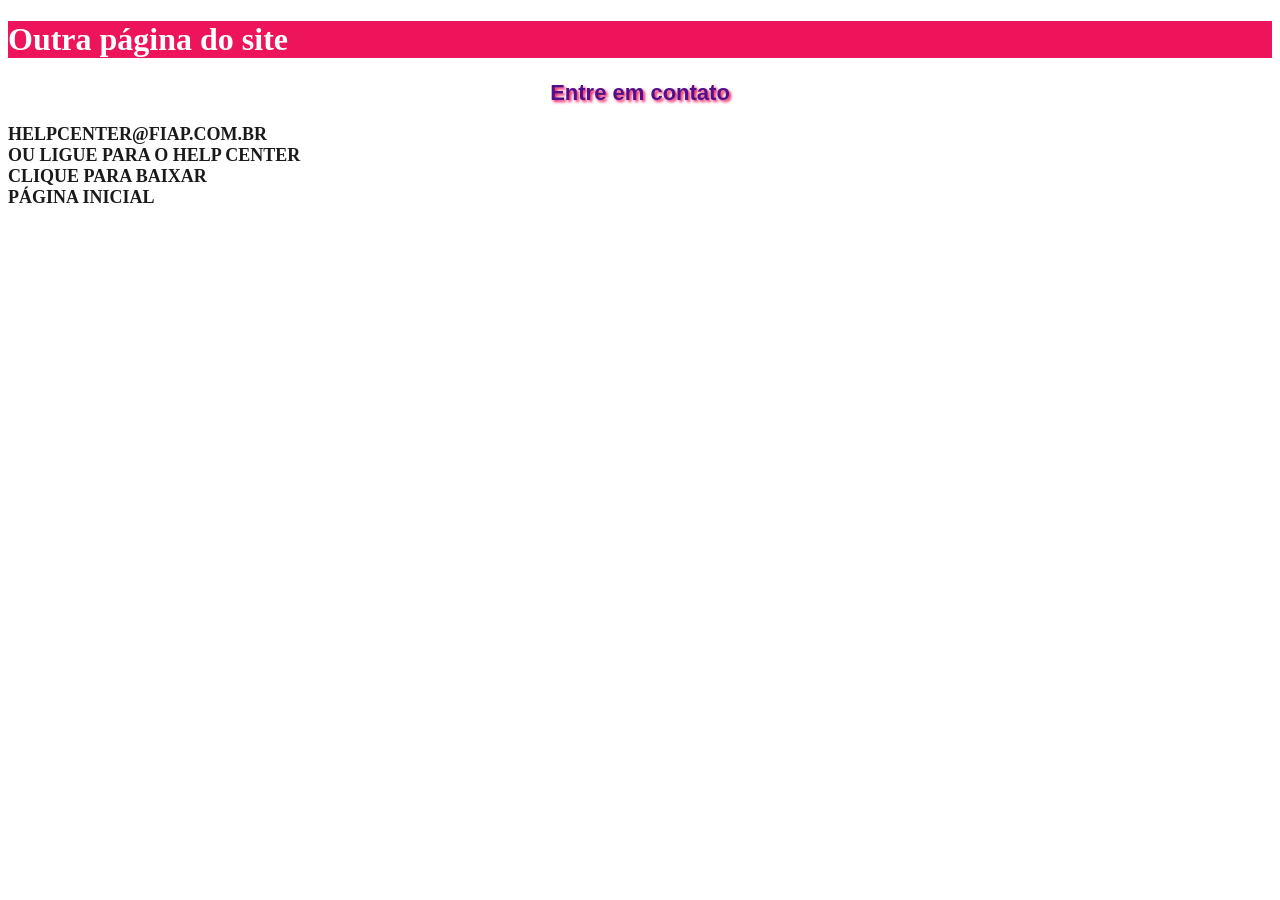
<file: 1 - intro HTML e CSS/page2.html>
<!DOCTYPE html>
<html lang="pt-br">
<head>
    <meta charset="UTF-8">
    <meta name="viewport" content="width=device-width, initial-scale=1.0">
    <title>Página 2</title>
    <link rel="stylesheet" href="style.css">
    <style>
        h2 {
            font-family: Roboto, Arial, sans-serif;
            font-size: 22px;
            color: #521088;
            text-align: center;
        }
    </style>
</head>
<body>
    
    <h1 style="background-color: #ed145b; color: white;">Outra página do site</h1>

    <h2>Entre em contato</h2>

    <a href="mailto:helpcenter@fiap.com.br">helpcenter@fiap.com.br</a>
    
    <br>

    <a href="tel:1133665547">Ou ligue para o help center</a>

    <br>

    <a href="./images/img.jpg" download>Clique para baixar</a>  

    <br>

    <a href="./index.html">Página inicial</a>

</body>
</html>
</file>
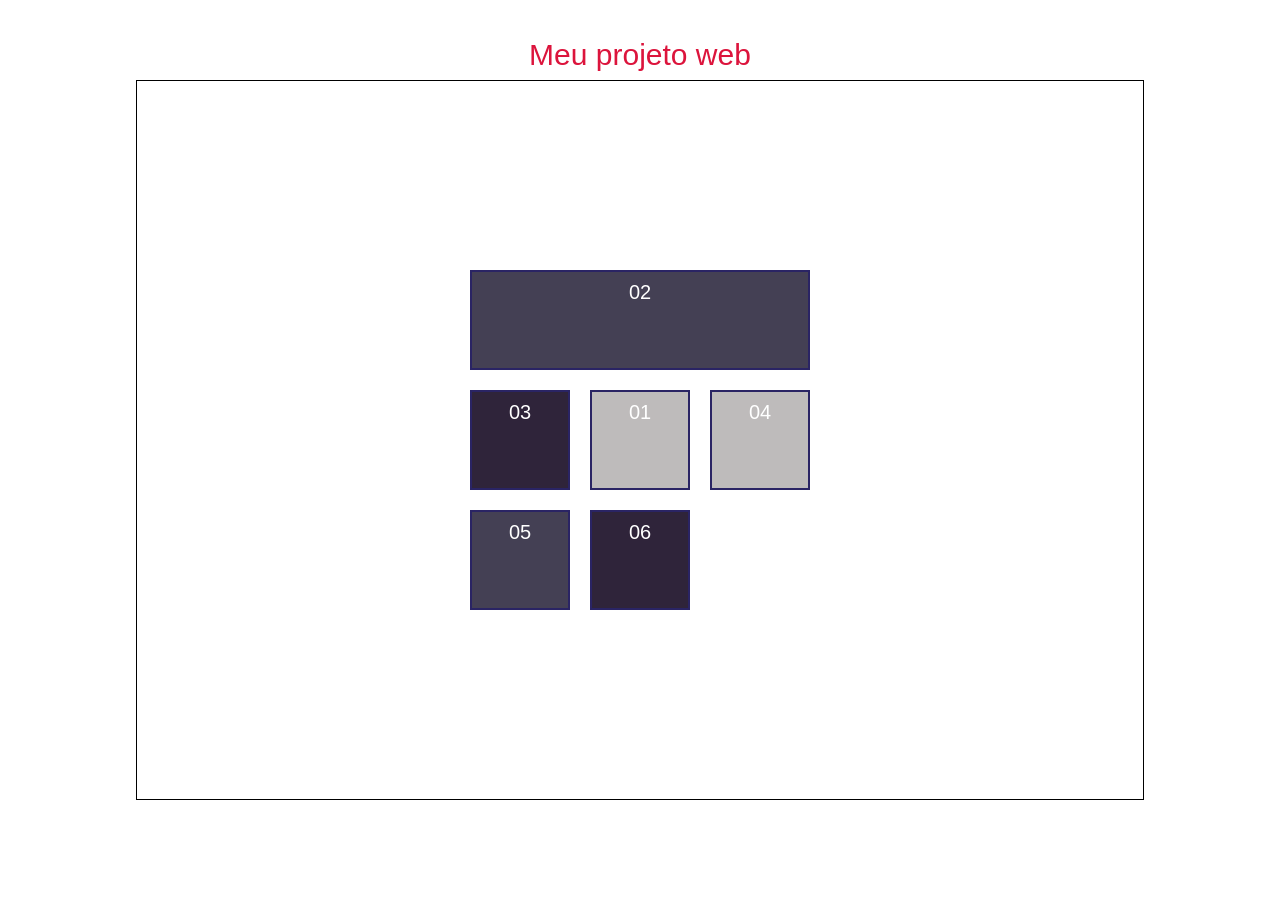
<file: 10 - grid layout/align.html>
<!DOCTYPE html>
<html lang="pt-br">

<head>
    <meta charset="UTF-8">
    <meta name="viewport" content="width=device-width, initial-scale=1.0">
    <link rel="stylesheet" href="./css/reset.css">
    <link rel="stylesheet" href="./css/style.css">
    <link rel="stylesheet" href="./css/align.css">
    <title>Display Grid - Alinhamento</title>
</head>

<body>

    <h1>Meu projeto web</h1>

    <div class="container">
        <div class="box box1">01</div>
        <div class="box box2">02</div>
        <div class="box box3">03</div>
        <div class="box box4">04</div>
        <div class="box box5">05</div>
        <div class="box box6">06</div>
    </div>

</body>

</html>
</file>
<file: 10 - grid layout/css/style.css>
/* CSS base */
* {
    box-sizing: border-box;
}

body {    
    padding: 10px;
    font-family: 'Open Sans', sans-serif;
    font-size: 20px;
}    

h1 {
    color: #dc143c;
    margin: 30px 0 0;
    text-align: center;
    font-size: 30px;
}

h2 {
    background-color: #8196f565;
    color: #000;
    padding: 10px 0;
    margin: 30px 0 50px;
    text-align: center;
}

.container {
    height: 80vh;
    margin: 40px auto 100px;
    color: #fff;
    text-align: center;
}

.box { min-height: 100px; }

.box1 { background-color: #bebbbb; }
.box2 { background-color: #444054; }
.box3 { background-color: #2f243a; }
.box4 { background-color: #2a2464; }
</file>
<file: 10 - grid layout/css/grid.css>
/* Testando propriedades do grid */
.grid-container { display: grid; }

.ex-1 {
    /* Definindo a largura das colunas */
    grid-template-columns: 270px 100px 220px 130px;
}

.ex-2 {
    /* Medida fr -> fração */
    grid-template-columns: 1fr 2fr 1fr 3fr;
}

.ex-3 {
    /* grid-template-columns: repeat(4, 1fr); */
    grid-template-columns: repeat(3, 1fr) 100px;
}

.ex-4 {
    grid-template-columns: minmax(100px, 1fr) 2fr 2fr 100px;
}

.ex-5 {
    /* Quantidade indefinida de colunas, encaixando o máximo que couber, dentro dos limites especificados */
    grid-template-columns: repeat(auto-fit, minmax(100px, 1fr));
    margin: 30px 0;
}

.ex-6 {
    /* grid-template-columns: repeat(auto-fill, minmax(100px, 1fr)); */
    grid-template-columns: repeat(auto-fill, 250px);
}

.ex-7 {
    /* Definindo a altura das linhas */
    grid-template-rows: 1fr 2fr 3fr 1fr;
}
</file>
<file: 11 - grid - responsividade/css/style.css>
@import url('https://fonts.googleapis.com/css2?family=Roboto:wght@300;400&display=swap');

* {
    box-sizing: border-box;
}

body {
    font-family: "Catamaran", sans-serif;
}

.bg1 {
    background-image: linear-gradient(rgba(0,0,0,.4), rgba(0,0, .1)),
    url(../images/bg1.jpg);
}

.bg2 {
    background-image: linear-gradient(rgba(0,0,0,.4), rgba(0,0, .1)),
    url(../images/bg2.jpg);
}

.bg3 {
    background-image: linear-gradient(rgba(0,0,0,.4), rgba(0,0, .1)),
    url(../images/bg3.jpg);
}

.bg4 {
    background-image: linear-gradient(rgba(0,0,0,.4), rgba(0,0, .1)),
    url(../images/bg4.jpg);
}

.gallery {
    color: #fff;
    padding: 10px 0;
    display: grid;
    gap: 15px;
    grid-template-columns: repeat(4, 1fr);
    grid-auto-rows: 320px;
}

/* O valor 'span' no grid define o ponto de INÍCIO da linha e, então, a quantidade de colunas a partir desse ponto */
.span-2 {
    grid-column: span 2;
    grid-row: span 2;
}

.box {
    text-align: center;
    display: flex;
    flex-direction: column;
    align-items: center;
    justify-content: center;
    cursor: pointer;
    background-size: cover;
    background-position: center;
    background-attachment: fixed;
    transition: opacity .8s ease-in, transform .5s;

    &:hover {
        opacity: 0.85;
        transform: scale(0.95);

        span {
            animation: bounce .7s ease-in-out infinite alternate .3s;
        }    
    }    
}

/* ----- Animação ----- */

@keyframes bounce {
    0% {
        transform: translateY(0);
    }    
    100% {
        transform: translateY(10px);
    }    
}    

h2 {
    font-size: 35px;
    
    span {
        font-size: 50px;
        display: block;
        margin: 15px;

        i {
            font-size: 40px;
        }    
    }    
}


/* ----- Responsividade ----- */

@media (max-width: 850px) {
    .box {
        grid-column: span 2;
    }

    .span-2 {
        grid-column: span 4;
    }
}

@media (max-width: 500px) {
    .box {
        grid-column: span 4;
        height: 250px;

        h2 {
            font-size: 30px;

            span, i {
                font-size: 35px;
            }
        }
    }

    .gallery {
        grid-auto-rows: auto;
    }
}
</file>
<file: 2 - divs/style.css>
@import url('https://fonts.googleapis.com/css2?family=montserrat:ital,wght@0,100..900;1,100..900&display=swap');

body {
    padding: 0;
    margin: 0;
    box-sizing: border-box;
    font-family: 'Montserrat', 'Roboto', sans-serif;
}

header {
    text-align: center;
    background-color: #1e1e1e;
    padding: 15px 0;
}

a {
    font-size: 16px;
    color: #fff;
    text-decoration: none;
    font-weight: 500;
    padding: 20px;
    margin: 0 20px;
}

a i {
    font-size: 18px;
    margin-right: 10px;
}

img {
    width: 100%;
    height: 500px;
    /* object-fit: contain; */
    object-fit: cover;
}

div {
    text-align: center;
}

div img {
    width: 250px;
    height: 250px;
    object-fit: contain;
    margin: 20px;
}

h1 {
    font-size: 40px;
    color: #A71126;
    text-align: center;
    margin: 40px 0 30px;
}

h2 {
    font-size: 32px;
    color: #171D1C;
    margin: 50px 40px 30px;
}

p {
    margin: 20px 40px;
}
</file>
<file: 3 - id e class/style.css>
#lista {
    display: flex;
}

.card {
    width: 200px;
    height: 70px;
    background-color: lightblue;
    border-radius: 20px;
    padding: 20px;
    margin: 10px;
    text-align: center;
}

#destaque {
    background-color: lightcoral;
}
</file>
<file: 4 - flexbox/css/style.css>
body {
    font-family: Calibri, Arial;
    font-size: 16px;
    margin: 0;
    padding: 0;
    box-sizing: border-box;
}

h1 {
    margin: 20px 10px;
}

.container {
    width: 99%;
    height: 400px;
    margin: 10px auto;
    padding: 10px;
    background-color: #e7e7e7;
}

.box {
    width: 10%;
    min-width: 200px;
    height: 100px;
    margin: 20px;
    padding: 10px;
}

.box-1 { background-color: #666; }
.box-2 { background-color: #888; }
.box-3 { background-color: #aaa; }
.box-4 { background-color: #ccc; }
</file>
<file: 4 - flexbox/css/flex.css>
.container {
    display: flex;
}

#modelo-1 {
    flex-direction: column;

    /* NOWRAP - Valor padrão */
    flex-wrap: nowrap;

    /* FLEX-START - Valor padrão */
    justify-content: flex-start;
}

#modelo-2 {
    /* ROW - Valor padrão */
    flex-direction: row;
    flex-wrap: wrap;
    justify-content: flex-end;
}

#modelo-3 {
    flex-direction: row-reverse;
    /* flex-direction: column-reverse; */
    justify-content: center;
}

#modelo-4 {
    /* justify-content: space-between; */
    /* BETWEEN - Espaçamento baseado nas extremidades */

    /* justify-content: space-around; */
    /* AROUND - Espaçamento central é maior que das extremidades */
    justify-content: space-evenly;
    /* EVENLY - Espaçamento igual entre os itens e as margens externas*/
}

#modelo-5 {
    /* align-items: flex-start; */
    /* align-items: flex-end; */
    align-items: center;
}
</file>
<file: 6 - pseudo classes e pseudo elementos/assets/css/style.css>
@import url('https://fonts.googleapis.com/css2?family=Lavishly+Yours&family=Playfair+Display:ital,wght@0,400..900;1,400..900&display=swap');

body {
    margin: 0;
    padding: 0;
    font-family: 'Playfair Display', sans-serif;
}

.livro {
    display: flex;
    align-items: center;
    justify-content: space-between;
}

.pedido {
    background-color: #e6d6c1;
    padding: 30px 60px;
    width: 30%;

    form {
        display: flex;
        flex-direction: column;
        gap: 20px;
    }
}

.presente {
    border-top: 1px dotted #793f1d;
    border-bottom: 1px dotted #793f1d;
    padding-bottom: 20px;

    h4 {
        margin-bottom: 10px;
    }
}

input, select, textarea {
    background-color: #f8eee2;
    padding: 10px;
    border: 1px solid;
    border-radius: 5px;
    font-size: 16px;
    transition: all .5s ease-in-out;
    color: #793f1d;
    font-family: Roboto, Calibri, cursive;
    resize: none;
}

input[type="submit"] {
    background-color: #793f1d;
    color: white;
    font-size: 18px;
    cursor: pointer;
    width: fit-content;
    padding: 10px 30px;
    margin: 0 0 0 auto;
    transition: background-color 0.5s ease-in-out;
}

.modelo {
    width: 50%;
    padding: 30px 60px;
    font-family: 'Playfair Display', serif;
    display: flex;
    align-items: center;
    gap: 40px;
    text-align: justify;
    font-size: 24px;
    text-indent: 40px;

    img {
        border-radius: 35px;
        height: 450px;
    }
}

.ranking {
    background-color: #fadab1;
    padding: 30px 60px;
    text-align: center;
    
    ol {
        width: fit-content;
        margin: 0 auto;
        font-size: 18px;
        text-align: left;

        li {
            margin-bottom: 10px;
        }
    }
}
</file>
<file: 6 - pseudo classes e pseudo elementos/assets/css/pseudo.css>
input:focus {
    outline: none;
    background-color: #793f1d36;
}

input:valid {
    border-color: #793f1d;
}

input:invalid {
    border-color: red;
}

::placeholder {
    color: #793f1d;
}

textarea:disabled {
    background-color: #f8eee2;
    border-color: #a1a1a1;
    cursor: not-allowed;
}

textarea::placeholder {
    color: #a1a1a1;
}

input[type="submit"]:hover {
    background-color: #94150a;
}

input[type="submit"]:active {
    background-color: #d81806;
}

/* Opção selecionada - Visivel dentro da lista da select */
option:checked {
    color: #d81806;
}

input[type="radio"]:checked,
input[type="checkbox"]:checked {
    height: 20px;
    width: 20px;
}

.modelo {
    p::first-letter {
        font-family: 'Lavishly Yours';
        font-size: 60px;
        font-weight: 500;
        line-height: 24px;
    }

    /* p::first-line {
        color: #94150a;
    } */

    p::selection {
        color: #d81806;
        background-color: #e6dbcf;
    }
}

/* li:nth-child(2n+1){
    color: gray;
} */
li:not(.top3){
    color: gray;
}
li:first-child { 
    color: green;
    font-weight: 700;
}
li:last-child { 
    color: red;
}

::marker {
    font-weight: 700;
    font-size: 24px;
    color: #94150a;
}
</file>
<file: 7 - transições e animações/style.css>
* {
    margin: 0;
    padding: 0;
    box-sizing: border-box;
}

body {
    font-family: 'Quicksand', sans-serif;
}

.container {
    max-width: 1320px;
    width: 100%;
    margin: auto;
    padding: 40px;
} 

.btn {
    border: 2px solid #ed145b;
    border-radius: 10px;
    color: #ed145b;
    font-weight: 700;
    text-transform: uppercase;
    text-decoration: none;
    padding: 10px 30px;
    width: fit-content;
    /* Depois */
    
    /* transition: property duration timing-function delay; */
    transition: all .5s ease-in-out;
}

.btn:hover {
    background-color: #ed145b;
    color: #fff;
}

.box {
    background-color: #2d57ca;
    width: 450px;
    height: 250px;
    padding: 20px;
    margin: 30px 0;
    /* transition-property: background-color;
    transition-duration: 3s;
    transition-timing-function: linear; */
    transition: background-color 3s linear;
    
    &:hover {
        background-color: #ed145b;
    }
}

i {
    color: #fff;
    font-size: 50px;
    position: relative;
}

.box:hover i {
    /* nome / duração / transição / delay / repetições / direção */
    /* animation: rocket 3s ease 2s 2 reverse; */
    animation: rocket 3s ease-in-out infinite alternate;
}

.text {
    font-weight: 900;
    font-size: 60px;
    color: #181818;
    border-top: 5px dotted #181818;
    border-bottom: 5px dotted #181818;
    padding: 20px 0;
    text-align: center;
}

@keyframes rocket {
    0% {
        left: 0;
        top: 0;
    }

    25% {
        left: calc(100% - 50px);
        top: 0;
    }

    50% {
        left: calc(100% - 50px);
        top: calc(100% - 50px);
    }
    
    75% {
        left: 0;
        top: calc(100% - 50px);
    }

    100% {
        left: 0;
        top: 0;
    }
}
</file>
<file: 9 - intro media/style.css>
@import url('https://fonts.googleapis.com/css2?family=Anton&family=Work+Sans:ital,wght@0,400;0,500;0,600;1,400&display=swap');

:root {
    --primary: #E63946;
    --secondary: #b8121f;
    --tertiary: #14386a;
    --dark: #0b0c10;
    --light: #F1FAEE;
    --gray: #93a0b3;

    --title: 'Anton', 'Arial Narrow', sans-serif;
    --text: 'Work Sans', Arial, sans-serif;
}

* {  
    box-sizing: border-box;
}

html {
    scroll-behavior: smooth;
}

body {
    margin: 0;
    padding: 0;
    font-family: var(--text);
    background: var(--dark);
    color: var(--light);
}

::selection {
    background: var(--primary);
    color: var(--light);
}

.menu {
    position: fixed;
    width: 100%;
    top: 0;
    z-index: 10;
    display: flex;
    justify-content: center;
    padding: 17px 15px;
    background: #0b0c10b3;
    backdrop-filter: blur(10px);
}

.menu a {
    color: var(--light);
    text-decoration: none;
    text-transform: uppercase;
    font-size: 14px;
    letter-spacing: 2px;
    font-weight: 700;
    margin: 0 15px;
    padding: 7px 5px;
    border-bottom: 3px solid transparent;
    transition: border-color .5s ease;
}

.menu a:hover,
.menu a:focus {
    border-color: var(--primary);
    outline: none;
}

#banner {
    display: flex;
    align-items: flex-end;
    height: 93vh;
    padding: 70px 100px;
    background-image:
        linear-gradient(180deg, #0b0c1026 0%, #0b0c108c 55%, var(--dark) 100%),
        url(./banner.jpg);
    background-size: cover;
    background-position: center;
}

h1 {
    font-family: var(--title);
    color: var(--light);
    text-transform: uppercase;
    font-size: 100px;
    line-height: 1;
    letter-spacing: 3px;
    margin: 0;
    text-shadow: 3px 3px 2px var(--secondary), 5px 7px 2px var(--tertiary);
}

h1 span {
    display: block;
    color: var(--primary);
    font-family: var(--text);
    font-size: 36px;
    font-weight: 600;
    margin-top: 20px;
    font-style: italic;
    text-transform: capitalize;
    text-shadow: none;
}
 
.banner-desc {
    max-width: 40%;
    color: var(--gray);
    font-size: 17px;
    line-height: 1.6;
    margin: 25px 0 35px;
}

.btn {
    background: var(--primary);
    color: var(--light);
    text-transform: uppercase;
    text-decoration: none;
    font-weight: 600;
    font-size: 14px;
    padding: 15px 25px;
    border-radius: 5px;
    display: block;
    width: fit-content;
    transition: transform .25s ease, background .25s ease;
}

.btn:hover,
.btn:focus {    
    background: var(--secondary);
    transform: scale(1.05) translateX(5px);
    outline: none;
}

.conteudo {
    display: flex;
    align-items: center;
    justify-content: space-between;
    padding: 50px 0 100px;
    max-width: 940px;
    margin: 0 auto;
}

.img {
    background-image: url(./capa.jpg);
    background-size: cover;
    background-position: center;
    width: 380px;
    height: 480px;
    border-radius: 5px;
    box-shadow: 2px 2px 10px #0b0c10bf, 20px 20px 0 #E639465f;
}

.text { 
    width: 50%;
}

h2 {
    font-family: var(--title);
    text-transform: uppercase;
    font-size: 42px;
    letter-spacing: 2px;
    font-weight: 400;
    margin: 0 0 20px;
    color: var(--light);
}

.text p {
    color: var(--gray);
    font-size: 16px;
    line-height: 1.75;
    margin: 0 0 15px;
}

blockquote {
    color: var(--light);
    font-size: 20px;
    font-style: italic;
    line-height: 1.5;
    margin: 30px 0 0;
    padding-left: 20px;
    border-left: 3px solid var(--primary);
}

footer {
    border-top: 1px solid var(--gray);
    padding: 30px 100px;
    display: flex;
    justify-content: space-between;
    align-items: center;
    flex-wrap: wrap;
    color: var(--gray);
    font-size: 13px;
}

footer .marca {
    font-family: var(--title);
    color: var(--light);
    font-size: 16px;
    font-weight: 400;
    text-transform: uppercase;
}


/* ---------- RESPONSIVIDADE ---------- */

@media (max-width: 500px) {
    #banner {
        padding: 10px 20px 0;
        height: 100vh;
        align-items: center;
        background-image: linear-gradient(180deg, #0b0c1026 0%, #0b0c108c 40%, var(--dark) 100%), url(./banner.jpg);
    }
    
    .banner-desc {
        max-width: 100%;
        margin: 35px 0 50px;
    }
    
    h1 {
        font-size: 50px;
        
        span {
            font-size: 28px;
        }
    }

    .conteudo {
        flex-direction: column;
        max-width: 85%;
        padding-top: 0;
    }

    .img {
        background-image: url(./reveal.jpg);
        width: 100%;
        height: 450px;
        margin-left: -10px;
        box-shadow: 2px 2px 10px #0b0c10bf, 15px 15px 0 #E639465f;
    }
 
    .text {
        width: 100%;
        
        h2 {
            font-size: 35px;
            margin-bottom: 40px;
        }
    }

    blockquote {
        margin-top: 50px;
    }

    footer {
        flex-direction: column;
        padding: 20px 0 40px;
    }
}
</file>
<file: 1 - intro HTML e CSS/style.css>
a {
    font-family: Roboto, Calibri;
    font-size: 18px;
    font-weight: 700;
    color: #1a1a1a;
    /* text-decoration: underline; */
    /* text-decoration: overline; */
    /* text-decoration: 2px line-through; */
    text-decoration: none;
    /* text-transform: lowercase; */
    text-transform: uppercase;
}

p { 
    font-family: Roboto, Calibri;
    font-size: 18px;
    font-weight: 700;
    color: #e20d38;
    text-align: justify;
    text-indent: 40px;
    line-height: 30px;
    letter-spacing: 2px;
    word-spacing: 5px;
}

h2 {
    text-shadow: 2px 2px 3px #ed145b;
}

/* 1ESPY - noite terça */
/* 1ESPT - 1º quinta */

img {
    width: 500px;
    height: 300px;

    /* terça manhã */
    /* object-fit: cover;
    margin: 30px;
    border-radius: 30px;
    border: 3px dotted #1a1a1a; */
    /* tipos de borda: solid, dashed, dotted */
}
</file>
<file: 10 - grid layout/css/align.css>
.box {
    color: #fff;
    border: 2px solid #2a2464;
    padding: 10px;
}

.box1, .box4 { background-color: #bebbbb; }
.box2, .box5 { background-color: #444054; }
.box3, .box6 { background-color: #2f243a; }

.container {
    margin: 10px auto;
    min-height: 300px;
    width: 80%;
    border: 1px solid #000;
    display: grid;
    gap: 20px;
    grid-template-columns: repeat(3, 100px);
    grid-template-rows: repeat(2, 100px);
    justify-content: center; 
    align-content: center;
    /* justify-items: center; */
    /* align-items: center; */
    
    /* As propriedades align-content e justify-items são exclusivas do Grid. Não funcionam no Flexbox */
}

.box1 {
    grid-row: 2;
    grid-column: 2;
}

.box2 {
    grid-column: 1/4;
    /* grid-row-start: 1;
    grid-column-end: 4; */
}
</file>
